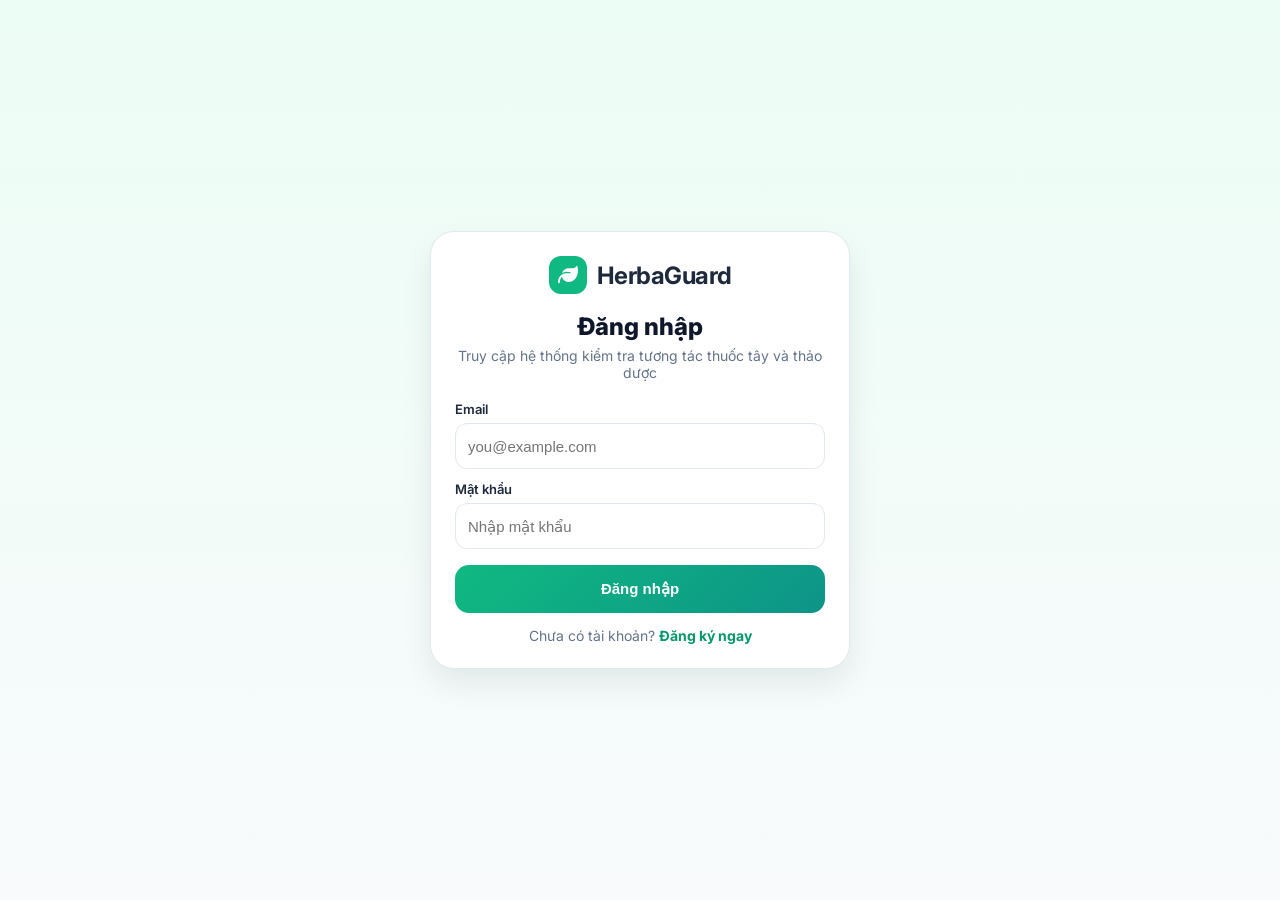
<file: [herbaguard] app/index.html>
<!DOCTYPE html>
<html lang="vi">
<head>
    <meta charset="UTF-8">
    <meta name="viewport" content="width=device-width, initial-scale=1.0, maximum-scale=1.0, user-scalable=no">
    <title>HerbaGuard - Trang Chủ</title>

    <link rel="stylesheet" href="styles.css">
    <link rel="stylesheet" href="https://cdnjs.cloudflare.com/ajax/libs/font-awesome/6.4.0/css/all.min.css">
    <link href="https://fonts.googleapis.com/css2?family=Inter:wght@400;500;600;700&display=swap" rel="stylesheet">
</head>
<body>

    <nav class="top-navbar">
        <div class="nav-container">
            <div class="logo-group" id="nav-logo">
                <div class="logo-icon"><i class="fa-solid fa-leaf"></i></div>
                <span class="logo-text">HerbaGuard</span>
            </div>

            <div class="desktop-menu">
                <a href="index.html" class="active">Trang Chủ</a>
                <a href="check.html">Kiểm Tra Tương Tác</a>
                <a href="medicines.html">Tủ Thuốc</a>
                <a href="chat.html">Trợ Lý AI</a>
            </div>

            <div class="user-group">
                <button class="btn-icon" id="btn-notification" title="Thông báo mới">
                    <i class="fa-regular fa-bell"></i>
                    <span class="notification-dot"></span>
                </button>
                <a href="settings.html">
                    <img src="https://ui-avatars.com/api/?name=User&background=10B981&color=fff" alt="Avatar" class="avatar" id="nav-avatar" style="cursor: pointer;">
                </a>
                <div class="user-info">
                    <p id="greeting-text">Xin chào,</p>
                    <p>Người dùng</p>
                </div>
            </div>
        </div>
    </nav>

    <main class="main-content">

        <div class="hero-camera-action" id="heroCheckAction" role="button" tabindex="0" aria-label="Mở trang kiểm tra tương tác">
            <div class="camera-viewfinder">
                <div class="scan-line"></div>
                <i class="fa-solid fa-camera camera-icon-main"></i>
            </div>
            <h2>Chạm Để Kiểm Tra Tương Tác</h2>
            <p>Nhập thuốc tây và thảo dược để hệ thống đối chiếu tương tác từ cơ sở dữ liệu cục bộ.</p>
        </div>

        <div class="quick-action-row">
            <button class="btn-primary quick-btn" id="btnQuickCheck" type="button">
                <i class="fa-solid fa-shield-virus"></i> Kiểm tra ngay
            </button>
            <button class="btn-primary quick-btn quick-btn-secondary" id="btnQuickChat" data-open-chat="true" type="button">
                <i class="fa-solid fa-comments"></i> Hỏi trợ lý AI
            </button>
        </div>

        <section class="smart-alerts-section">
            <div class="section-header">
                <h3 class="section-title">
                    <i class="fa-solid fa-sparkles" style="color: var(--amber-500);"></i> Cảnh báo của bạn
                </h3>
                <button class="text-link" id="btnRefreshDashboard" type="button">Làm mới</button>
            </div>
            <div id="dashboardError" class="status-message error hidden"></div>
            <div id="dashboardAlerts" class="medicine-list"></div>
        </section>

        <section class="medicine-section">
            <div class="section-header">
                <h2>Lịch Nhắc Sắp Tới</h2>
                <button class="text-link" id="btn-view-all-meds" type="button">Xem tủ thuốc <i class="fa-solid fa-arrow-right"></i></button>
            </div>
            <div id="upcomingReminderList" class="medicine-list"></div>
        </section>

        <section class="medicine-section" style="margin-top: 20px;">
            <div class="section-header">
                <h2>Lịch Sử Kiểm Tra Gần Đây</h2>
                <a href="check.html" class="text-link">Kiểm tra mới <i class="fa-solid fa-arrow-right"></i></a>
            </div>
            <div id="recentCheckList" class="medicine-list"></div>
        </section>

    </main>

    <nav class="bottom-nav">
        <a href="index.html" class="nav-item active">
            <i class="fa-solid fa-house"></i>
            <span>Trang Chủ</span>
        </a>
        <a href="check.html" class="nav-item">
            <i class="fa-solid fa-camera"></i>
            <span>Kiểm Tra</span>
        </a>
        <a href="medicines.html" class="nav-item">
            <i class="fa-solid fa-pills"></i>
            <span>Tủ Thuốc</span>
        </a>
        <a href="settings.html" class="nav-item">
            <i class="fa-regular fa-user"></i>
            <span>Cá Nhân</span>
        </a>
    </nav>

    <script src="api.js"></script>
    <script src="app.js"></script>
    <script src="index.js"></script>
</body>
</html>
</file>
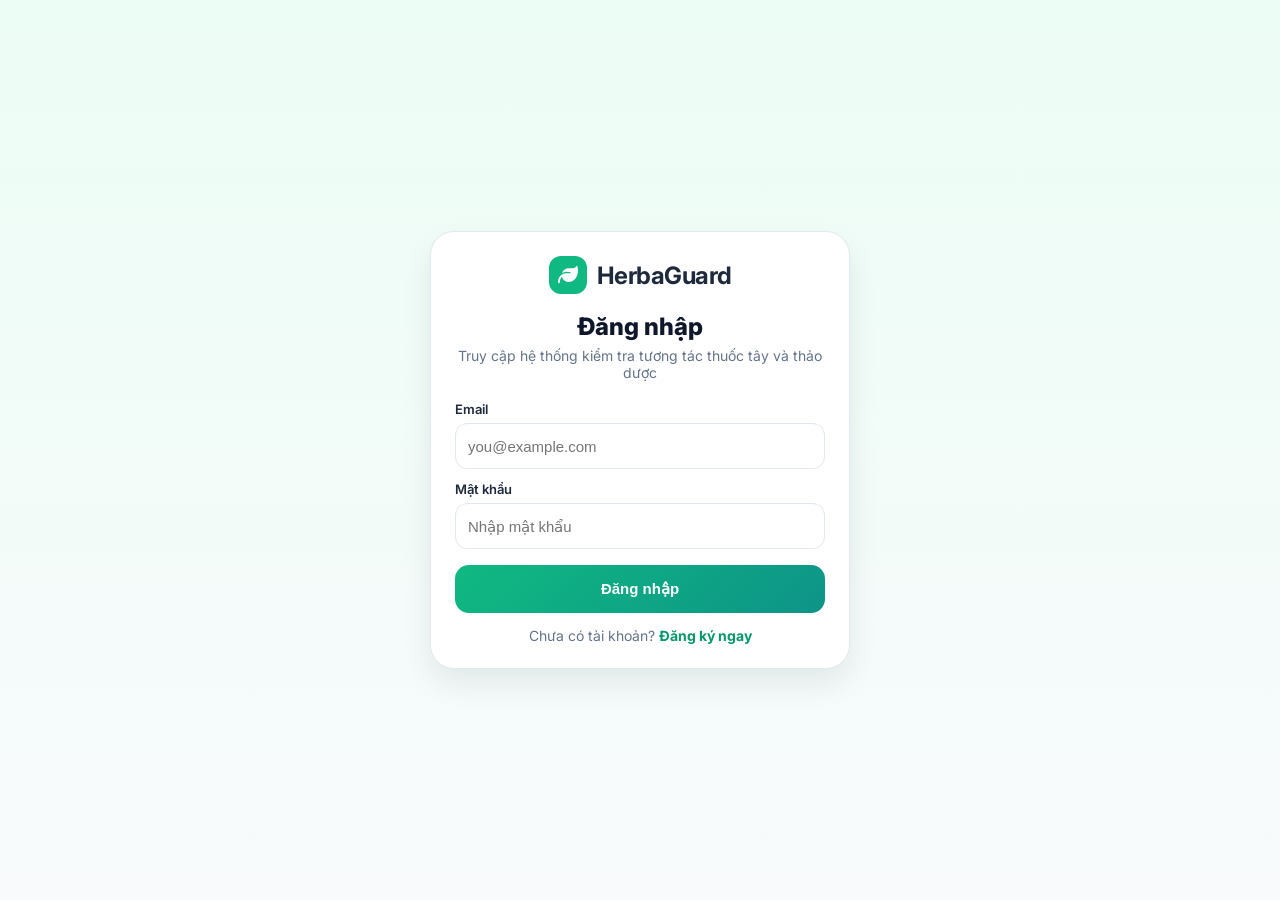
<file: [herbaguard] app/chat.html>
<!DOCTYPE html>
<html lang="vi">
<head>
    <meta charset="UTF-8">
    <meta name="viewport" content="width=device-width, initial-scale=1.0, maximum-scale=1.0, user-scalable=no">
    <title>HerbaGuard - Trợ Lý AI</title>

    <link rel="stylesheet" href="styles.css">
    <link rel="stylesheet" href="chat.css">
    <link rel="stylesheet" href="https://cdnjs.cloudflare.com/ajax/libs/font-awesome/6.4.0/css/all.min.css">
    <link href="https://fonts.googleapis.com/css2?family=Inter:wght@400;500;600;700&display=swap" rel="stylesheet">
</head>
<body>

    <nav class="top-navbar">
        <div class="nav-container">
            <div class="logo-group" id="nav-logo">
                <div class="logo-icon"><i class="fa-solid fa-leaf"></i></div>
                <span class="logo-text">HerbaGuard</span>
            </div>

            <div class="desktop-menu">
                <a href="index.html">Trang Chủ</a>
                <a href="check.html">Kiểm Tra Tương Tác</a>
                <a href="medicines.html">Tủ Thuốc</a>
                <a href="chat.html" class="active">Trợ Lý AI</a>
            </div>

            <div class="user-group">
                <button class="btn-icon" id="btn-notification">
                    <i class="fa-regular fa-bell"></i>
                    <span class="notification-dot"></span>
                </button>
                <a href="settings.html">
                    <img src="https://ui-avatars.com/api/?name=User&background=10B981&color=fff" alt="Avatar" class="avatar" id="nav-avatar" style="cursor: pointer;">
                </a>
                <div class="user-info">
                    <p id="greeting-text">Xin chào,</p>
                    <p>Người dùng</p>
                </div>
            </div>
        </div>
    </nav>

    <main class="main-content chat-layout">
        <section class="chat-card">
            <div class="chat-header">
                <div>
                    <h1>Trợ Lý HerbaGuard AI</h1>
                    <p>Trả lời dựa trên dữ liệu local: thuốc tây, thảo dược và quan hệ tương tác.</p>
                </div>
                <button class="btn-primary btn-light" id="btnClearChat" type="button"><i class="fa-solid fa-rotate-left"></i> Xóa hội thoại</button>
            </div>

            <div class="quick-question-row" id="quickQuestionRow">
                <button class="quick-question" type="button" data-question="Nhân sâm có tương tác với warfarin không?">Nhân sâm + warfarin?</button>
                <button class="quick-question" type="button" data-question="Aspirin có tương tác với nghệ không?">Aspirin + nghệ?</button>
                <button class="quick-question" type="button" data-question="Tại sao nguy hiểm?">Tại sao nguy hiểm?</button>
                <button class="quick-question" type="button" data-question="Tôi nên làm gì?">Tôi nên làm gì?</button>
                <button class="quick-question" type="button" data-question="Gừng là thuốc tây hay thảo dược?">Gừng là loại gì?</button>
            </div>

            <div id="chatLog" class="chat-log"></div>
            <div id="typingIndicator" class="typing-indicator hidden">Trợ lý đang trả lời...</div>

            <form id="chatForm" class="chat-compose" novalidate>
                <textarea id="chatInput" placeholder="Đặt câu hỏi về tương tác thuốc tây và thảo dược..." maxlength="4000"></textarea>
                <button id="btnSendChat" class="btn-primary" type="submit"><i class="fa-solid fa-paper-plane"></i> Gửi</button>
            </form>
        </section>
    </main>

    <nav class="bottom-nav">
        <a href="index.html" class="nav-item">
            <i class="fa-solid fa-house"></i>
            <span>Trang Chủ</span>
        </a>
        <a href="check.html" class="nav-item">
            <i class="fa-solid fa-camera"></i>
            <span>Kiểm Tra</span>
        </a>
        <a href="medicines.html" class="nav-item">
            <i class="fa-solid fa-pills"></i>
            <span>Tủ Thuốc</span>
        </a>
        <a href="settings.html" class="nav-item">
            <i class="fa-regular fa-user"></i>
            <span>Cá Nhân</span>
        </a>
    </nav>

    <script src="api.js"></script>
    <script src="app.js"></script>
    <script src="chat.js"></script>
</body>
</html>
</file>
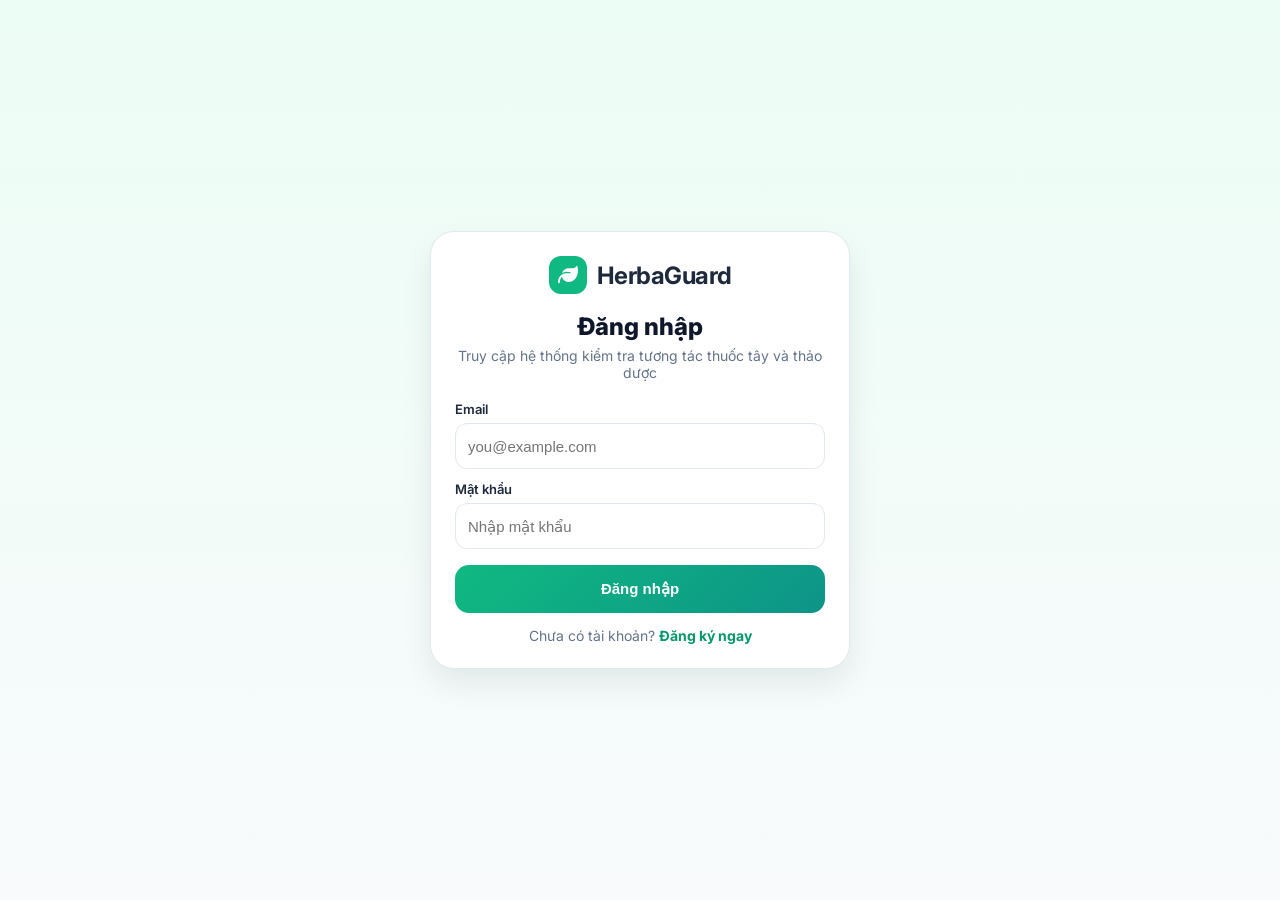
<file: [herbaguard] app/check.html>
<!DOCTYPE html>
<html lang="vi">
<head>
    <meta charset="UTF-8">
    <meta name="viewport" content="width=device-width, initial-scale=1.0, maximum-scale=1.0, user-scalable=no">
    <title>HerbaGuard - Kiểm Tra Tương Tác</title>

    <link rel="stylesheet" href="styles.css">
    <link rel="stylesheet" href="check.css">

    <link rel="stylesheet" href="https://cdnjs.cloudflare.com/ajax/libs/font-awesome/6.4.0/css/all.min.css">
    <link href="https://fonts.googleapis.com/css2?family=Inter:wght@400;500;600;700&display=swap" rel="stylesheet">
</head>
<body>

    <nav class="top-navbar">
        <div class="nav-container">
            <div class="logo-group" id="nav-logo">
                <div class="logo-icon"><i class="fa-solid fa-leaf"></i></div>
                <span class="logo-text">HerbaGuard</span>
            </div>

            <div class="desktop-menu">
                <a href="index.html">Trang Chủ</a>
                <a href="check.html" class="active">Kiểm Tra Tương Tác</a>
                <a href="medicines.html">Tủ Thuốc</a>
                <a href="chat.html">Trợ Lý AI</a>
            </div>

            <div class="user-group">
                <button class="btn-icon" id="btn-notification">
                    <i class="fa-regular fa-bell"></i>
                    <span class="notification-dot"></span>
                </button>
                <a href="settings.html">
                    <img src="https://ui-avatars.com/api/?name=Louis&background=10B981&color=fff" alt="Avatar" class="avatar" id="nav-avatar" style="cursor: pointer;">
                </a>
                <div class="user-info">
                    <p id="greeting-text">Xin chào,</p>
                    <p>Louis Tran</p>
                </div>
            </div>
        </div>
    </nav>

    <main class="main-content">

        <div class="page-header">
            <h1>Kiểm Tra Thuốc Tây Và Thảo Dược</h1>
            <p>Nhập tối thiểu 2 mục để hệ thống đối chiếu tương tác từ cơ sở dữ liệu nội bộ.</p>
        </div>

        <div class="scanner-card">
            <div class="scanner-inner">
                <div class="scanner-icon"><i class="fa-solid fa-camera"></i></div>
                <h3>Quét Ảnh (Tùy Chọn)</h3>
                <p>Tính năng OCR đang được hoàn thiện. Demo hiện tại ưu tiên nhập thủ công để kiểm tra chính xác.</p>
            </div>
        </div>

        <div class="divider">
            <span>Nhập thủ công</span>
        </div>

        <div class="demo-chips-section">
            <p>Thử nhanh:</p>
            <div class="demo-chip-list" id="demoChipList">
                <button class="demo-chip" type="button" data-item="warfarin">warfarin</button>
                <button class="demo-chip" type="button" data-item="nhân sâm">nhân sâm</button>
                <button class="demo-chip" type="button" data-item="aspirin">aspirin</button>
                <button class="demo-chip" type="button" data-item="nghệ">nghệ</button>
                <button class="demo-chip" type="button" data-item="ginkgo">ginkgo</button>
            </div>
        </div>

        <div class="input-group">
            <div class="search-wrapper">
                <i class="fa-solid fa-magnifying-glass search-icon"></i>
                <input type="text" id="medicineInput" placeholder="Nhập tên thuốc tây hoặc thảo dược..." autocomplete="off">
                <button class="btn-voice" type="button" aria-label="Nhập giọng nói (sắp có)"><i class="fa-solid fa-microphone"></i></button>
                <div id="searchSuggestions" class="suggestions hidden"></div>
            </div>
            <button class="btn-primary" id="btnAddMedicine" type="button">Thêm</button>
        </div>

        <div id="apiError" class="api-error hidden"></div>

        <div class="medicine-section">
            <div class="section-header">
                <h3>Mục đang chọn (<span id="medCount">0</span>)</h3>
                <button class="btn-clear text-danger" id="btnClearAll" type="button">Xóa tất cả</button>
            </div>

            <div id="medicineList" class="medicine-list"></div>
        </div>

        <button class="btn-main-action mt-24" id="btnCheckInteraction" type="button">
            <i class="fa-solid fa-shield-virus"></i> KIỂM TRA TƯƠNG TÁC NGAY
        </button>

    </main>

    <div id="loadingOverlay" class="loading-overlay hidden">
        <i class="fa-solid fa-circle-notch fa-spin"></i>
        <h2>Đang phân tích tương tác</h2>
        <p>Đang đối chiếu dữ liệu thuốc tây và thảo dược...</p>
    </div>

    <nav class="bottom-nav">
        <a href="index.html" class="nav-item"><i class="fa-solid fa-house"></i><span>Trang Chủ</span></a>
        <a href="check.html" class="nav-item active"><i class="fa-solid fa-camera"></i><span>Kiểm Tra</span></a>
        <a href="medicines.html" class="nav-item"><i class="fa-solid fa-pills"></i><span>Tủ Thuốc</span></a>
        <a href="settings.html" class="nav-item"><i class="fa-regular fa-user"></i><span>Cá Nhân</span></a>
    </nav>

    <script src="api.js"></script>
    <script src="app.js"></script>
    <script src="check.js"></script>

</body>
</html>
</file>
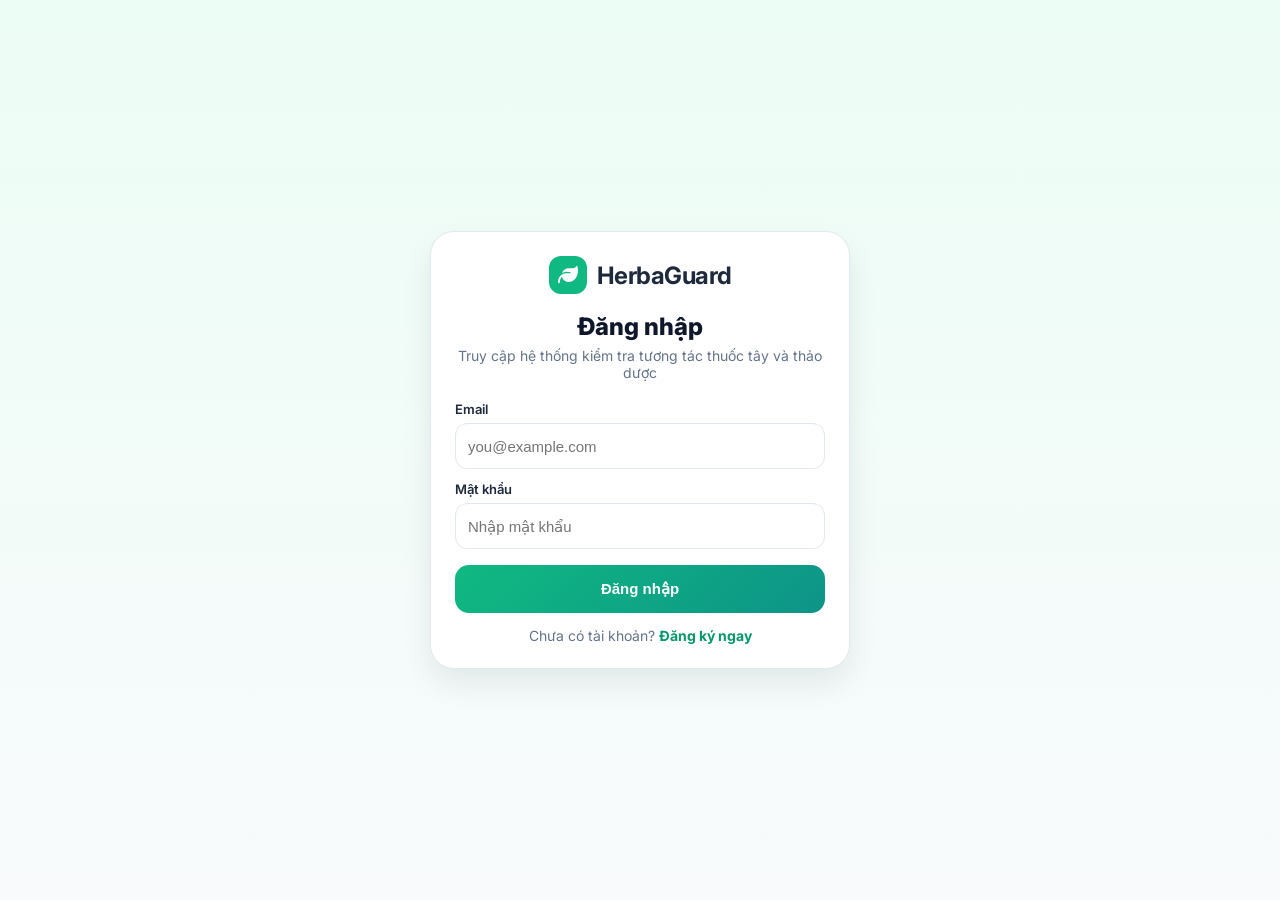
<file: [herbaguard] app/login.html>
<!DOCTYPE html>
<html lang="vi">
<head>
    <meta charset="UTF-8">
    <meta name="viewport" content="width=device-width, initial-scale=1.0, maximum-scale=1.0, user-scalable=no">
    <title>HerbaGuard - Đăng Nhập</title>

    <link rel="stylesheet" href="styles.css">
    <link rel="stylesheet" href="auth.css">
    <link rel="stylesheet" href="https://cdnjs.cloudflare.com/ajax/libs/font-awesome/6.4.0/css/all.min.css">
    <link href="https://fonts.googleapis.com/css2?family=Inter:wght@400;500;600;700&display=swap" rel="stylesheet">
</head>
<body>
    <main class="auth-page">
        <section class="auth-card">
            <div class="auth-logo">
                <div class="logo-icon"><i class="fa-solid fa-leaf"></i></div>
                <span class="logo-text">HerbaGuard</span>
            </div>

            <div class="auth-title">
                <h1>Đăng nhập</h1>
                <p>Truy cập hệ thống kiểm tra tương tác thuốc tây và thảo dược</p>
            </div>

            <form id="loginForm" class="auth-form">
                <div class="auth-field">
                    <label for="email">Email</label>
                    <input id="email" name="email" type="email" required placeholder="you@example.com">
                </div>

                <div class="auth-field">
                    <label for="password">Mật khẩu</label>
                    <input id="password" name="password" type="password" required minlength="6" placeholder="Nhập mật khẩu">
                </div>

                <div id="loginMessage" class="auth-message hidden"></div>

                <button id="loginSubmit" class="auth-submit" type="submit">Đăng nhập</button>
            </form>

            <p class="auth-footer">
                Chưa có tài khoản? <a href="register.html">Đăng ký ngay</a>
            </p>
        </section>
    </main>

    <script src="api.js"></script>
    <script src="app.js"></script>
    <script src="auth.js"></script>
</body>
</html>
</file>
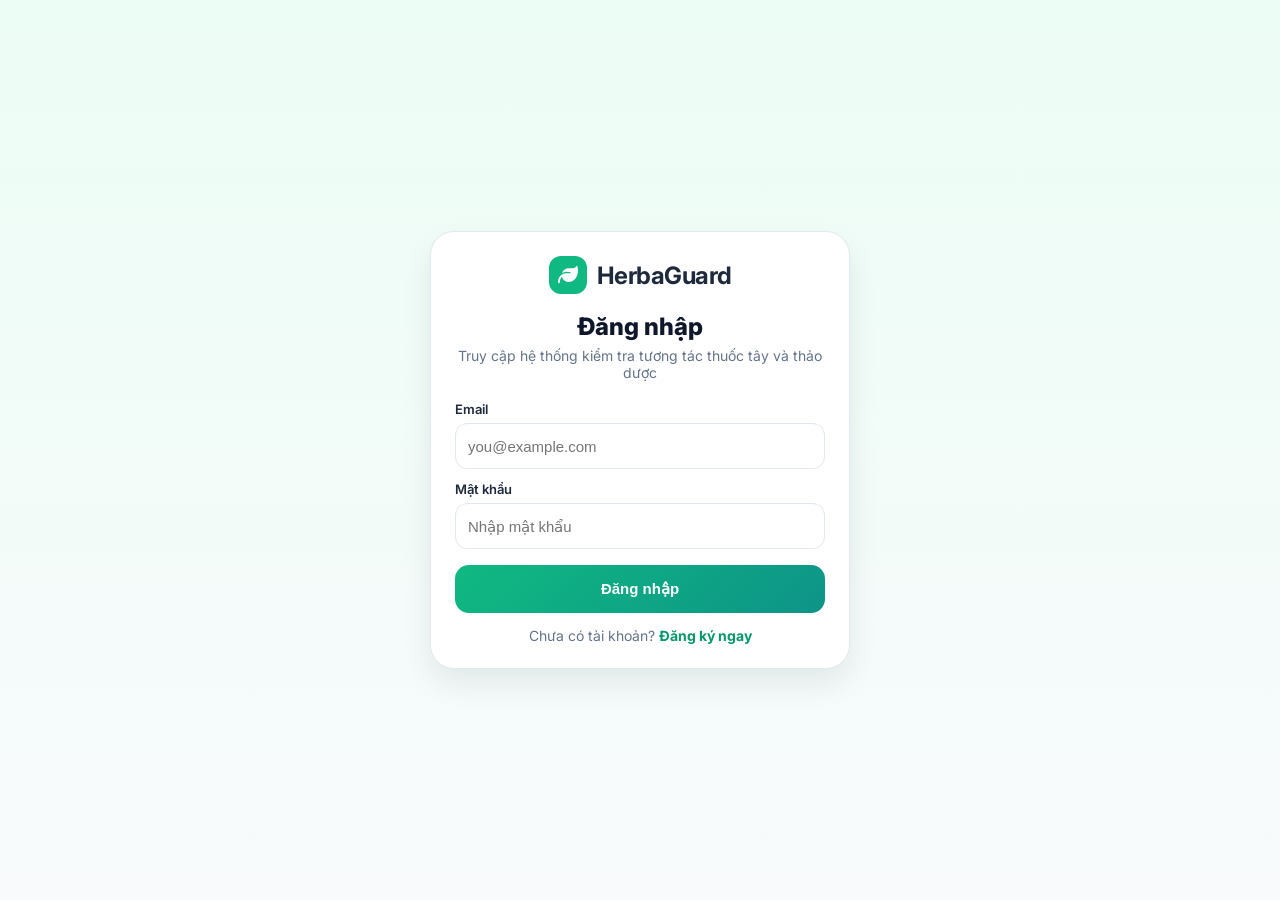
<file: [herbaguard] app/medicines.html>
<!DOCTYPE html>
<html lang="vi">
<head>
    <meta charset="UTF-8">
    <meta name="viewport" content="width=device-width, initial-scale=1.0, maximum-scale=1.0, user-scalable=no">
    <title>HerbaGuard - Tủ Thuốc Của Tôi</title>

    <link rel="stylesheet" href="styles.css">
    <link rel="stylesheet" href="medicines.css">
    <link rel="stylesheet" href="https://cdnjs.cloudflare.com/ajax/libs/font-awesome/6.4.0/css/all.min.css">
    <link href="https://fonts.googleapis.com/css2?family=Inter:wght@400;500;600;700&display=swap" rel="stylesheet">
</head>
<body>

    <nav class="top-navbar">
        <div class="nav-container">
            <div class="logo-group" id="nav-logo">
                <div class="logo-icon"><i class="fa-solid fa-leaf"></i></div>
                <span class="logo-text">HerbaGuard</span>
            </div>

            <div class="desktop-menu">
                <a href="index.html">Trang Chủ</a>
                <a href="check.html">Kiểm Tra Tương Tác</a>
                <a href="medicines.html" class="active">Tủ Thuốc</a>
                <a href="chat.html">Trợ Lý AI</a>
            </div>

            <div class="user-group">
                <button class="btn-icon" id="btn-notification">
                    <i class="fa-regular fa-bell"></i>
                    <span class="notification-dot"></span>
                </button>
                <a href="settings.html">
                    <img src="https://ui-avatars.com/api/?name=User&background=10B981&color=fff" alt="Avatar" class="avatar" id="nav-avatar" style="cursor: pointer;">
                </a>
                <div class="user-info">
                    <p id="greeting-text">Xin chào,</p>
                    <p>Người dùng</p>
                </div>
            </div>
        </div>
    </nav>

    <main class="main-content" style="max-width: 980px;">

        <div class="page-header page-header-row">
            <div>
                <h1>Tủ Thuốc Của Tôi</h1>
                <p>Quản lý thuốc tây, thảo dược và lịch nhắc uống hằng ngày.</p>
            </div>
            <div class="header-actions">
                <button class="btn-primary" id="btnFocusMedicineForm" type="button"><i class="fa-solid fa-plus"></i> Thêm mục mới</button>
                <button class="btn-primary btn-light" id="btnExportMedicinePdf" type="button"><i class="fa-solid fa-file-pdf"></i> Xuất PDF</button>
            </div>
        </div>

        <section class="panel-card" id="medicine-panel">
            <div class="section-header">
                <h3>Thuốc / Thảo dược</h3>
                <span class="muted-text" id="medicineCountBadge">0 mục</span>
            </div>

            <form id="medicineForm" class="entity-form" novalidate>
                <input id="medicineId" type="hidden" value="">
                <div class="form-grid two-col">
                    <label class="field-label" for="medicineName">Tên thuốc hoặc thảo dược *</label>
                    <input class="input-control" id="medicineName" name="medicineName" maxlength="120" required placeholder="Ví dụ: aspirin, nhân sâm">

                    <label class="field-label" for="medicineKind">Loại</label>
                    <select class="input-control" id="medicineKind" name="medicineKind">
                        <option value="unknown">Chưa rõ</option>
                        <option value="drug">Thuốc Tây</option>
                        <option value="herb">Thảo Dược</option>
                    </select>

                    <label class="field-label" for="medicineDosage">Liều dùng</label>
                    <input class="input-control" id="medicineDosage" name="medicineDosage" maxlength="120" placeholder="Ví dụ: 500mg, 1 viên/lần">

                    <label class="field-label" for="medicineStock">Tồn kho</label>
                    <input class="input-control" id="medicineStock" name="medicineStock" type="number" min="0" max="10000" value="0">
                </div>

                <label class="field-label" for="medicineInstructions">Hướng dẫn dùng</label>
                <textarea class="input-control textarea-control" id="medicineInstructions" name="medicineInstructions" maxlength="300" placeholder="Ví dụ: Uống sau ăn sáng"></textarea>

                <div class="form-actions">
                    <button class="btn-primary" id="btnSaveMedicine" type="submit"><i class="fa-solid fa-floppy-disk"></i> Lưu mục</button>
                    <button class="btn-primary btn-light" id="btnCancelMedicineEdit" type="button">Hủy chỉnh sửa</button>
                </div>
                <div id="medicineFormMsg" class="status-message hidden"></div>
            </form>

            <div id="medicineList" class="medicine-list"></div>
        </section>

        <section class="panel-card" style="margin-top: 20px;">
            <div class="section-header">
                <h3>Lịch nhắc uống</h3>
                <span class="muted-text" id="reminderCountBadge">0 lịch</span>
            </div>

            <form id="reminderForm" class="entity-form" novalidate>
                <input id="reminderId" type="hidden" value="">
                <div class="form-grid two-col">
                    <label class="field-label" for="reminderMedicine">Thuốc / Thảo dược *</label>
                    <select class="input-control" id="reminderMedicine" required></select>

                    <label class="field-label" for="reminderTime">Giờ nhắc *</label>
                    <input class="input-control" id="reminderTime" type="time" required>

                    <label class="field-label" for="reminderFrequency">Tần suất</label>
                    <input class="input-control" id="reminderFrequency" maxlength="120" value="Hằng ngày" placeholder="Ví dụ: Ngày 2 lần">

                    <label class="field-label" for="reminderMealNote">Ghi chú bữa ăn</label>
                    <input class="input-control" id="reminderMealNote" maxlength="120" placeholder="Ví dụ: Sau bữa sáng">
                </div>

                <label class="checkbox-row" for="reminderEnabled">
                    <input id="reminderEnabled" type="checkbox" checked>
                    <span>Kích hoạt lịch nhắc này</span>
                </label>

                <div class="form-actions">
                    <button class="btn-primary" id="btnSaveReminder" type="submit"><i class="fa-solid fa-clock"></i> Lưu lịch nhắc</button>
                    <button class="btn-primary btn-light" id="btnCancelReminderEdit" type="button">Hủy chỉnh sửa</button>
                </div>
                <div id="reminderFormMsg" class="status-message hidden"></div>
            </form>

            <div id="reminderList" class="medicine-list"></div>
        </section>

    </main>

    <nav class="bottom-nav">
        <a href="index.html" class="nav-item">
            <i class="fa-solid fa-house"></i>
            <span>Trang Chủ</span>
        </a>
        <a href="check.html" class="nav-item">
            <i class="fa-solid fa-camera"></i>
            <span>Kiểm Tra</span>
        </a>
        <a href="medicines.html" class="nav-item active">
            <i class="fa-solid fa-pills"></i>
            <span>Tủ Thuốc</span>
        </a>
        <a href="settings.html" class="nav-item">
            <i class="fa-regular fa-user"></i>
            <span>Cá Nhân</span>
        </a>
    </nav>

    <script src="api.js"></script>
    <script src="app.js"></script>
    <script src="medicines.js"></script>
</body>
</html>
</file>
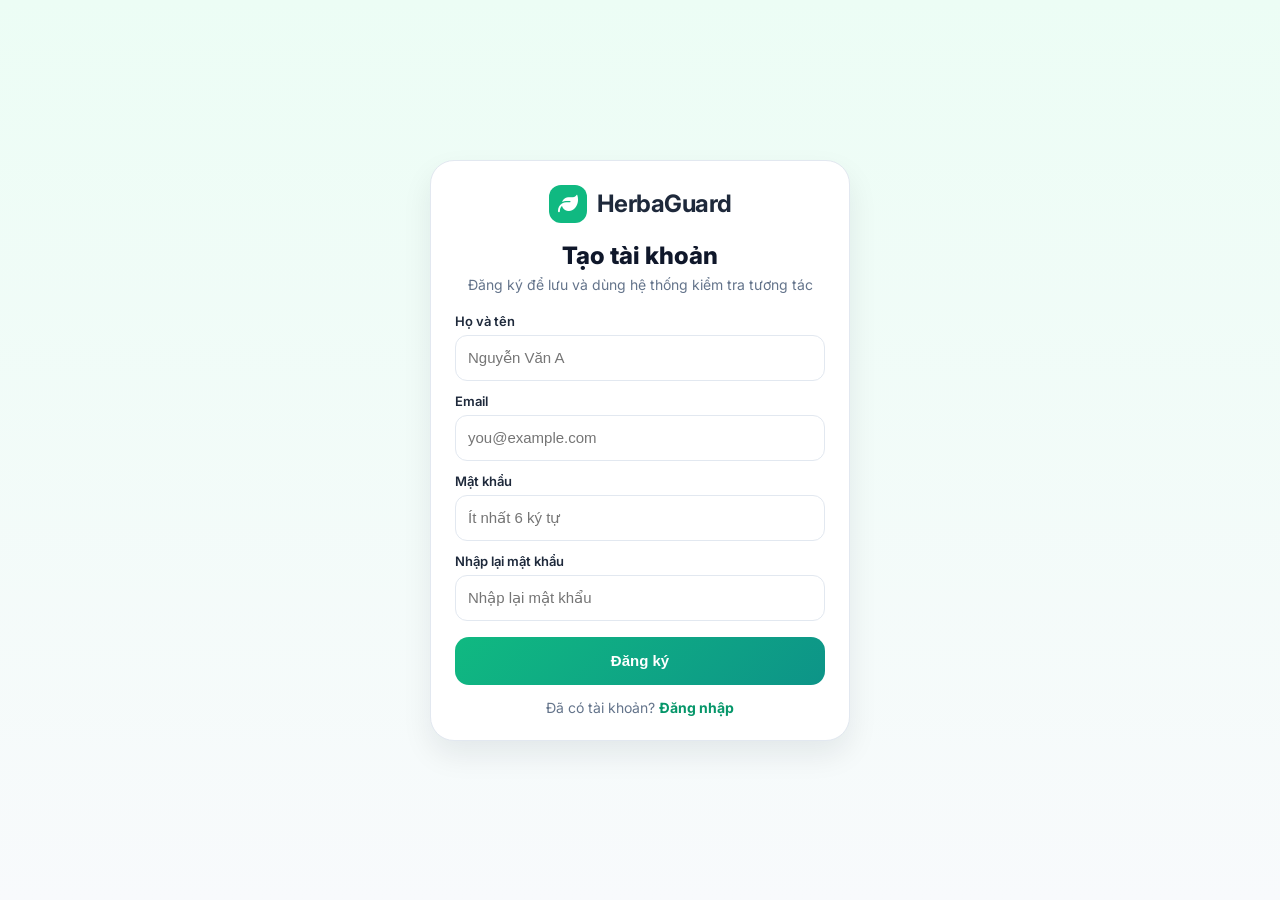
<file: [herbaguard] app/register.html>
<!DOCTYPE html>
<html lang="vi">
<head>
    <meta charset="UTF-8">
    <meta name="viewport" content="width=device-width, initial-scale=1.0, maximum-scale=1.0, user-scalable=no">
    <title>HerbaGuard - Đăng Ký</title>

    <link rel="stylesheet" href="styles.css">
    <link rel="stylesheet" href="auth.css">
    <link rel="stylesheet" href="https://cdnjs.cloudflare.com/ajax/libs/font-awesome/6.4.0/css/all.min.css">
    <link href="https://fonts.googleapis.com/css2?family=Inter:wght@400;500;600;700&display=swap" rel="stylesheet">
</head>
<body>
    <main class="auth-page">
        <section class="auth-card">
            <div class="auth-logo">
                <div class="logo-icon"><i class="fa-solid fa-leaf"></i></div>
                <span class="logo-text">HerbaGuard</span>
            </div>

            <div class="auth-title">
                <h1>Tạo tài khoản</h1>
                <p>Đăng ký để lưu và dùng hệ thống kiểm tra tương tác</p>
            </div>

            <form id="registerForm" class="auth-form">
                <div class="auth-field">
                    <label for="fullName">Họ và tên</label>
                    <input id="fullName" name="fullName" type="text" required minlength="2" placeholder="Nguyễn Văn A">
                </div>

                <div class="auth-field">
                    <label for="email">Email</label>
                    <input id="email" name="email" type="email" required placeholder="you@example.com">
                </div>

                <div class="auth-field">
                    <label for="password">Mật khẩu</label>
                    <input id="password" name="password" type="password" required minlength="6" placeholder="Ít nhất 6 ký tự">
                </div>

                <div class="auth-field">
                    <label for="confirmPassword">Nhập lại mật khẩu</label>
                    <input id="confirmPassword" name="confirmPassword" type="password" required minlength="6" placeholder="Nhập lại mật khẩu">
                </div>

                <div id="registerMessage" class="auth-message hidden"></div>

                <button id="registerSubmit" class="auth-submit" type="submit">Đăng ký</button>
            </form>

            <p class="auth-footer">
                Đã có tài khoản? <a href="login.html">Đăng nhập</a>
            </p>
        </section>
    </main>

    <script src="api.js"></script>
    <script src="app.js"></script>
    <script src="auth.js"></script>
</body>
</html>
</file>
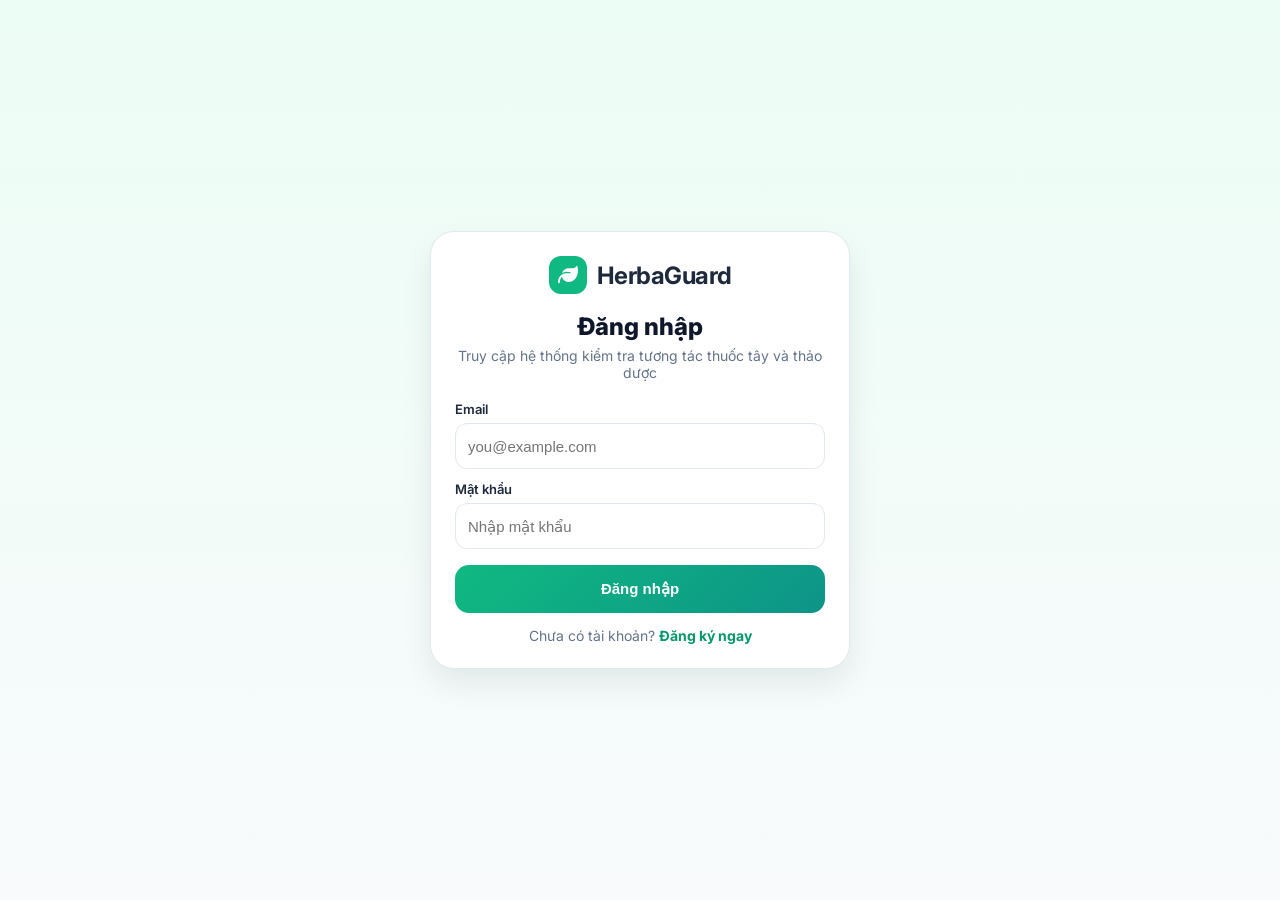
<file: [herbaguard] app/result.html>
<!DOCTYPE html>
<html lang="vi">
<head>
    <meta charset="UTF-8">
    <meta name="viewport" content="width=device-width, initial-scale=1.0, maximum-scale=1.0, user-scalable=no">
    <title>HerbaGuard - Kết Quả Tương Tác</title>

    <link rel="stylesheet" href="styles.css">
    <link rel="stylesheet" href="https://cdnjs.cloudflare.com/ajax/libs/font-awesome/6.4.0/css/all.min.css">
    <link href="https://fonts.googleapis.com/css2?family=Inter:wght@400;500;600;700&display=swap" rel="stylesheet">

    <style>
        .alert-card { border-radius: 24px; padding: 28px 24px; text-align: center; margin-bottom: 24px; color: var(--white); box-shadow: 0 10px 20px -5px rgba(0,0,0,0.1); }
        .alert-card.danger { background: linear-gradient(135deg, var(--red-500), #b91c1c); }
        .alert-card.warning { background: linear-gradient(135deg, var(--amber-500), #b45309); }
        .alert-card.safe { background: linear-gradient(135deg, var(--emerald-500), var(--teal-600)); }

        .alert-icon { font-size: 56px; margin-bottom: 12px; }
        .alert-card h2 { font-size: 26px; font-weight: 800; margin-bottom: 8px; }
        .alert-card p { font-size: 15px; opacity: 0.95; line-height: 1.5; }

        .details-box { background: var(--white); border-radius: 20px; padding: 20px; border: 1px solid var(--slate-200); margin-bottom: 20px; }
        .details-box h3 { font-size: 17px; font-weight: 700; margin-bottom: 10px; color: var(--slate-800); }
        .details-box p { font-size: 15px; color: var(--slate-600); line-height: 1.6; }

        .type-badge { font-size: 11px; font-weight: 700; border-radius: 999px; padding: 4px 8px; display: inline-flex; align-items: center; }
        .type-badge.drug { background: var(--blue-50); color: var(--blue-500); }
        .type-badge.herb { background: var(--emerald-50); color: var(--emerald-700); }

        .severity-tag { font-size: 11px; font-weight: 700; border-radius: 999px; padding: 4px 10px; display: inline-flex; align-items: center; }
        .severity-tag.high { color: var(--red-600); background: var(--red-50); }
        .severity-tag.medium { color: #b45309; background: var(--amber-50); }

        .pair-header { display: flex; align-items: center; justify-content: space-between; gap: 12px; margin-bottom: 10px; flex-wrap: wrap; }
        .pair-header h3 { margin: 0; font-size: 16px; color: var(--slate-800); }

        .bullet-list { margin: 8px 0 0 18px; color: var(--slate-600); }
        .bullet-list li { margin-bottom: 6px; }

        .action-group { display: flex; gap: 10px; margin-top: 24px; flex-wrap: wrap; }
        .btn-outline { border: 2px solid var(--slate-300); color: var(--slate-700); background: var(--white); border-radius: 16px; padding: 12px 16px; font-weight: 700; font-size: 14px; cursor: pointer; display: flex; align-items: center; justify-content: center; gap: 8px; flex: 1; min-width: 180px; transition: all 0.2s; }
        .btn-outline:hover { background: var(--slate-50); }

        .empty-placeholder { color: var(--slate-500); font-size: 14px; text-align: center; padding: 12px; }

        .hidden { display: none !important; }
        @media (max-width: 640px) { .action-group { flex-direction: column; } }
        @media print {
            .top-navbar,
            .action-group,
            #btnShareTop {
                display: none !important;
            }
            body {
                padding-bottom: 0;
                background: #fff;
            }
            .main-content {
                padding: 0 !important;
            }
            .details-box,
            .alert-card {
                box-shadow: none !important;
                border: 1px solid #ddd;
            }
        }
    </style>
</head>
<body>

    <nav class="top-navbar">
        <div class="nav-container">
            <div class="logo-group" onclick="window.location.href='check.html'">
                <button class="btn-icon" style="margin-right: 8px; color: var(--slate-800);"><i class="fa-solid fa-arrow-left"></i></button>
                <span class="logo-text">Kết Quả Phân Tích</span>
            </div>

            <div class="user-group">
                <button id="btnShareTop" class="btn-icon" title="Chia sẻ kết quả">
                    <i class="fa-solid fa-share-nodes"></i>
                </button>
            </div>
        </div>
    </nav>

    <main class="main-content" style="max-width: 860px;">

        <div id="alertCard" class="alert-card safe">
            <div class="alert-icon" id="alertIcon"><i class="fa-solid fa-circle-check"></i></div>
            <h2 id="alertTitle">ĐANG TẢI KẾT QUẢ</h2>
            <p id="alertMessage">Đang lấy dữ liệu phân tích...</p>
            <p id="alertRecommendation" style="margin-top: 10px; font-weight: 600;"></p>
        </div>

        <div class="medicine-section">
            <h3 style="font-size: 16px; font-weight: 700; margin-bottom: 12px; color: var(--slate-500); text-transform: uppercase;">Mục đã phân tích</h3>
            <div id="resolvedList" class="medicine-list"></div>
        </div>

        <div id="unresolvedBox" class="details-box hidden">
            <h3>Không nhận diện được</h3>
            <p>Một số mục chưa khớp trong cơ sở dữ liệu. Bạn có thể thử nhập lại đúng tên hoạt chất hoặc tên thảo dược phổ biến.</p>
            <ul id="unresolvedList" class="bullet-list"></ul>
        </div>

        <div id="pairContainer"></div>

        <div id="safeState" class="details-box hidden">
            <h3>Không tìm thấy cặp tương tác trong dữ liệu</h3>
            <p>Chưa ghi nhận tương tác giữa các cặp thuốc tây và thảo dược đã nhận diện.</p>
        </div>

        <div class="action-group">
            <button id="btnRecheck" class="btn-outline" type="button">
                <i class="fa-solid fa-rotate-left"></i> Kiểm tra lại
            </button>
            <button id="btnShare" class="btn-outline" type="button">
                <i class="fa-solid fa-share-nodes"></i> Chia sẻ
            </button>
            <button id="btnExportPdf" class="btn-outline" type="button">
                <i class="fa-solid fa-file-pdf"></i> Xuất PDF
            </button>
            <button id="btnAskChat" class="btn-outline" type="button">
                <i class="fa-solid fa-comments"></i> Hỏi Trợ Lý AI
            </button>
        </div>

    </main>

    <script src="api.js"></script>
    <script src="app.js"></script>
    <script src="result.js"></script>
</body>
</html>
</file>
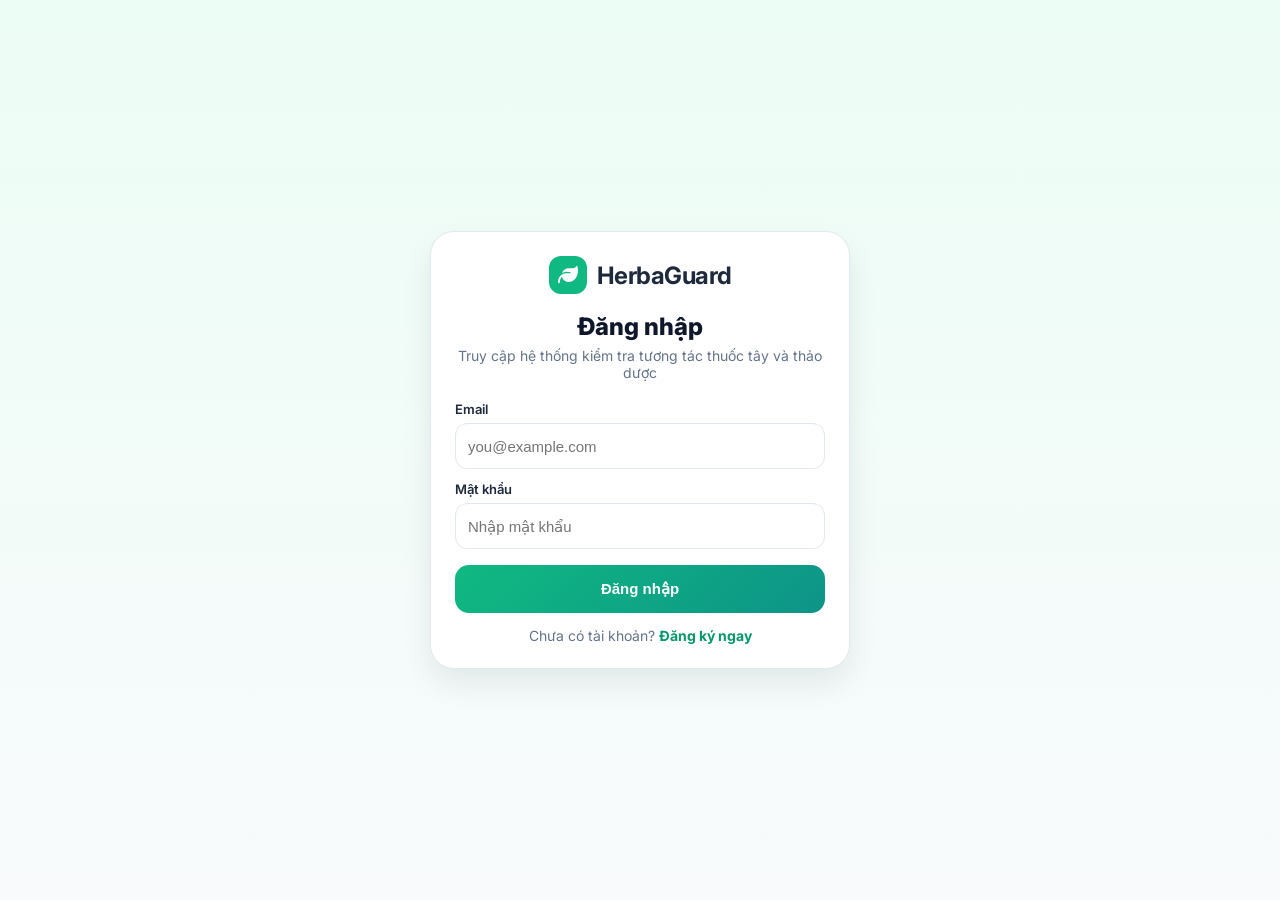
<file: [herbaguard] app/settings.html>
<!DOCTYPE html>
<html lang="vi">
<head>
    <meta charset="UTF-8">
    <meta name="viewport" content="width=device-width, initial-scale=1.0, maximum-scale=1.0, user-scalable=no">
    <title>HerbaGuard - Cài Đặt</title>

    <link rel="stylesheet" href="styles.css">
    <link rel="stylesheet" href="settings.css">
    <link rel="stylesheet" href="https://cdnjs.cloudflare.com/ajax/libs/font-awesome/6.4.0/css/all.min.css">
    <link href="https://fonts.googleapis.com/css2?family=Inter:wght@400;500;600;700&display=swap" rel="stylesheet">
</head>
<body>

    <nav class="top-navbar">
        <div class="nav-container">
            <div class="logo-group" id="nav-logo">
                <div class="logo-icon"><i class="fa-solid fa-leaf"></i></div>
                <span class="logo-text">HerbaGuard</span>
            </div>

            <div class="desktop-menu">
                <a href="index.html">Trang Chủ</a>
                <a href="check.html">Kiểm Tra Tương Tác</a>
                <a href="medicines.html">Tủ Thuốc</a>
                <a href="chat.html">Trợ Lý AI</a>
            </div>

            <div class="user-group">
                <button class="btn-icon" id="btn-notification">
                    <i class="fa-regular fa-bell"></i>
                    <span class="notification-dot"></span>
                </button>
                <img src="https://ui-avatars.com/api/?name=User&background=10B981&color=fff" alt="Avatar" class="avatar" id="nav-avatar" style="cursor: pointer;">
                <div class="user-info">
                    <p id="greeting-text">Xin chào,</p>
                    <p>Người dùng</p>
                </div>
            </div>
        </div>
    </nav>

    <main class="main-content" style="max-width: 720px;">

        <section class="profile-card">
            <img id="profile-avatar" src="https://ui-avatars.com/api/?name=User&background=10B981&color=fff" alt="Avatar" class="profile-avatar">
            <div class="profile-content">
                <h2 id="profile-name">Người dùng</h2>
                <p id="profile-email">user@example.com</p>
                <span class="profile-badge">Tài khoản đăng nhập cục bộ</span>
            </div>
        </section>

        <h3 class="settings-heading">Tùy chỉnh trải nghiệm</h3>

        <section class="settings-card">
            <label class="settings-row" for="toggleVoice">
                <span class="settings-meta">
                    <span class="icon-box" style="background: var(--amber-50); color: var(--amber-500);"><i class="fa-solid fa-volume-high"></i></span>
                    <span>
                        <strong>Đọc bằng giọng nói</strong>
                        <small>Bật đọc tóm tắt kết quả tương tác</small>
                    </span>
                </span>
                <input id="toggleVoice" type="checkbox">
            </label>

            <label class="settings-row" for="toggleLargeText">
                <span class="settings-meta">
                    <span class="icon-box" style="background: var(--blue-50); color: var(--blue-500);"><i class="fa-solid fa-text-height"></i></span>
                    <span>
                        <strong>Cỡ chữ lớn</strong>
                        <small>Tăng khả năng đọc cho người cao tuổi</small>
                    </span>
                </span>
                <input id="toggleLargeText" type="checkbox">
            </label>

            <label class="settings-row" for="selectTheme">
                <span class="settings-meta">
                    <span class="icon-box" style="background: var(--emerald-50); color: var(--emerald-600);"><i class="fa-solid fa-circle-half-stroke"></i></span>
                    <span>
                        <strong>Chế độ giao diện</strong>
                        <small>Light/Dark mode</small>
                    </span>
                </span>
                <select id="selectTheme" class="input-control compact-select">
                    <option value="light">Sáng</option>
                    <option value="dark">Tối</option>
                </select>
            </label>

            <label class="settings-row" for="toggleNotifications">
                <span class="settings-meta">
                    <span class="icon-box" style="background: var(--slate-100); color: var(--slate-600);"><i class="fa-regular fa-bell"></i></span>
                    <span>
                        <strong>Thông báo trình duyệt</strong>
                        <small>Nhận nhắc lịch uống thuốc trên trình duyệt</small>
                    </span>
                </span>
                <input id="toggleNotifications" type="checkbox">
            </label>

            <div class="settings-actions">
                <button class="btn-primary" id="btnSaveSettings" type="button"><i class="fa-solid fa-floppy-disk"></i> Lưu cài đặt</button>
                <button class="btn-primary btn-light" id="btnTestVoice" type="button"><i class="fa-solid fa-play"></i> Nghe thử giọng đọc</button>
            </div>
            <div id="settingsMessage" class="status-message hidden"></div>
        </section>

        <h3 class="settings-heading">Hỗ trợ</h3>

        <section class="settings-card">
            <button class="link-row" id="btnGuideVideo" type="button">
                <span class="settings-meta">
                    <span class="icon-box" style="background: var(--emerald-50); color: var(--emerald-600);"><i class="fa-solid fa-circle-play"></i></span>
                    <span>
                        <strong>Video hướng dẫn sử dụng</strong>
                        <small>Mở hướng dẫn nhanh 5 bước demo</small>
                    </span>
                </span>
                <i class="fa-solid fa-chevron-right"></i>
            </button>

            <a class="link-row" id="btnSupport" href="mailto:support@herbaguard.local?subject=Ho%20tro%20HerbaGuard">
                <span class="settings-meta">
                    <span class="icon-box" style="background: var(--slate-100); color: var(--slate-600);"><i class="fa-solid fa-headset"></i></span>
                    <span>
                        <strong>Liên hệ CSKH / Bác sĩ</strong>
                        <small>Email hỗ trợ: support@herbaguard.local</small>
                    </span>
                </span>
                <i class="fa-solid fa-chevron-right"></i>
            </a>

            <button id="btn-logout" class="link-row logout-row" type="button">
                <span class="settings-meta">
                    <span class="icon-box" style="background: var(--red-50); color: var(--red-500);"><i class="fa-solid fa-arrow-right-from-bracket"></i></span>
                    <span>
                        <strong>Đăng xuất</strong>
                        <small>Kết thúc phiên đăng nhập hiện tại</small>
                    </span>
                </span>
                <i class="fa-solid fa-chevron-right"></i>
            </button>
        </section>

    </main>

    <dialog id="guideDialog" class="guide-dialog">
        <h3>Hướng dẫn nhanh</h3>
        <ol>
            <li>Mở <strong>Kiểm Tra Tương Tác</strong> và nhập tối thiểu 2 mục.</li>
            <li>Nhấn <strong>Kiểm tra tương tác ngay</strong> để phân tích.</li>
            <li>Xem kết quả, cơ chế, hậu quả và khuyến nghị.</li>
            <li>Nhấn <strong>Hỏi Trợ Lý AI</strong> để hỏi thêm theo dữ liệu local.</li>
            <li>Quản lý thuốc và lịch nhắc trong <strong>Tủ Thuốc</strong>.</li>
        </ol>
        <div class="guide-actions">
            <button id="btnCloseGuide" class="btn-primary" type="button">Đóng</button>
        </div>
    </dialog>

    <nav class="bottom-nav">
        <a href="index.html" class="nav-item">
            <i class="fa-solid fa-house"></i>
            <span>Trang Chủ</span>
        </a>
        <a href="check.html" class="nav-item">
            <i class="fa-solid fa-camera"></i>
            <span>Kiểm Tra</span>
        </a>
        <a href="medicines.html" class="nav-item">
            <i class="fa-solid fa-pills"></i>
            <span>Tủ Thuốc</span>
        </a>
        <a href="settings.html" class="nav-item active">
            <i class="fa-regular fa-user"></i>
            <span>Cá Nhân</span>
        </a>
    </nav>

    <script src="api.js"></script>
    <script src="app.js"></script>
    <script src="settings.js"></script>
</body>
</html>
</file>
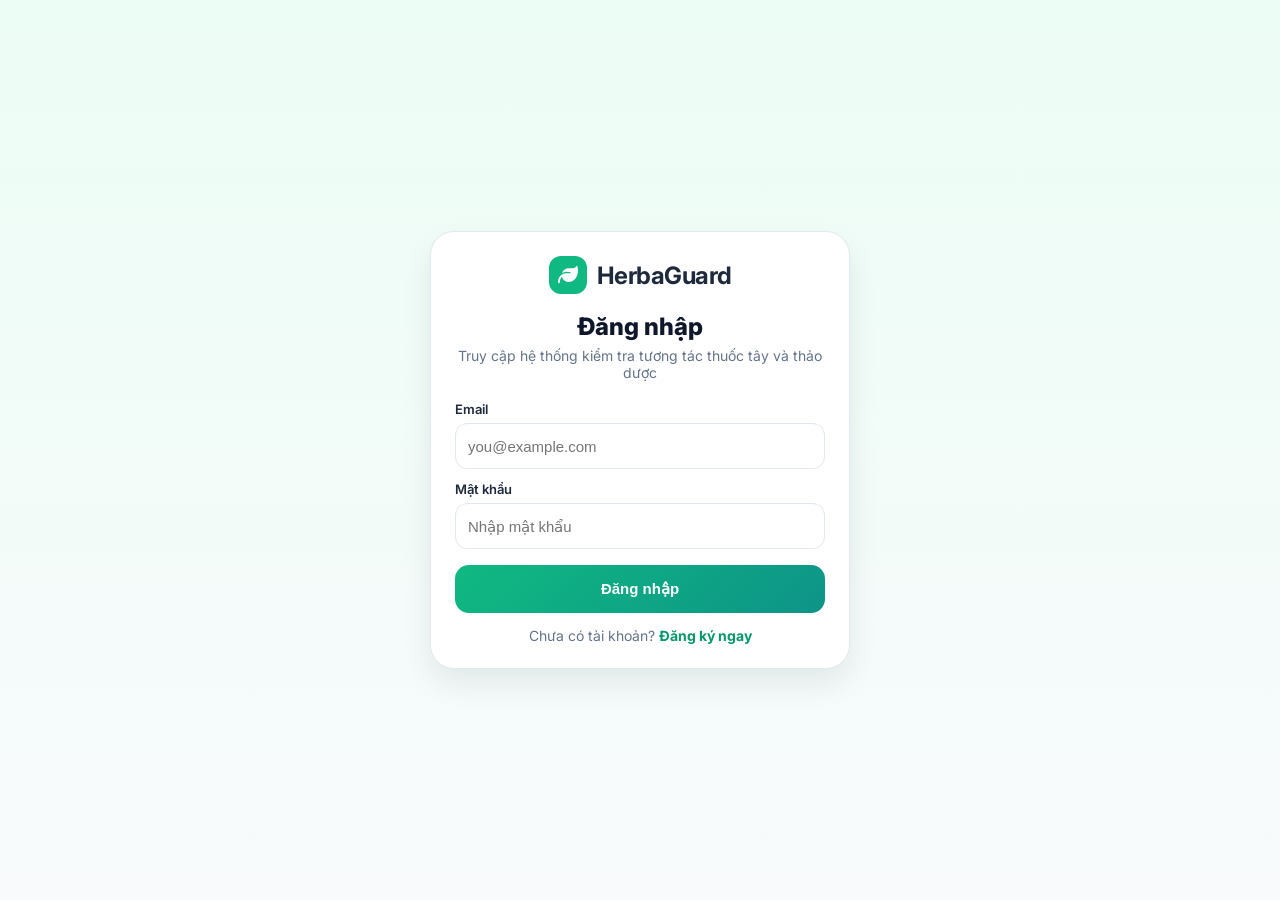
<file: frontend/chat.html>
<!DOCTYPE html>
<html lang="vi">
<head>
    <meta charset="UTF-8">
    <meta name="viewport" content="width=device-width, initial-scale=1.0, maximum-scale=1.0, user-scalable=no">
    <title>HerbaGuard - Trợ Lý AI</title>

    <link rel="stylesheet" href="styles.css">
    <link rel="stylesheet" href="chat.css">
    <link rel="stylesheet" href="https://cdnjs.cloudflare.com/ajax/libs/font-awesome/6.4.0/css/all.min.css">
    <link href="https://fonts.googleapis.com/css2?family=Inter:wght@400;500;600;700&display=swap" rel="stylesheet">
</head>
<body>

    <nav class="top-navbar">
        <div class="nav-container">
            <div class="logo-group" id="nav-logo">
                <div class="logo-icon"><i class="fa-solid fa-leaf"></i></div>
                <span class="logo-text">HerbaGuard</span>
            </div>

            <div class="desktop-menu">
                <a href="index.html">Trang Chủ</a>
                <a href="check.html">Kiểm Tra Tương Tác</a>
                <a href="medicines.html">Tủ Thuốc</a>
                <a href="chat.html" class="active">Trợ Lý AI</a>
            </div>

            <div class="user-group">
                <button class="btn-icon" id="btn-notification">
                    <i class="fa-regular fa-bell"></i>
                    <span class="notification-dot"></span>
                </button>
                <a href="settings.html">
                    <img src="https://ui-avatars.com/api/?name=User&background=10B981&color=fff" alt="Avatar" class="avatar" id="nav-avatar" style="cursor: pointer;">
                </a>
                <div class="user-info">
                    <p id="greeting-text">Xin chào,</p>
                    <p>Người dùng</p>
                </div>
            </div>
        </div>
    </nav>

    <main class="main-content chat-layout">
        <section class="chat-card" aria-label="Trợ lý HerbaGuard AI">
            <div class="chat-header">
                <div>
                    <h1>Trợ Lý HerbaGuard AI</h1>
                    <p>Trả lời dựa trên dữ liệu local: thuốc tây, thảo dược và quan hệ tương tác.</p>
                </div>
                <button class="btn-primary btn-light" id="btnClearChat" type="button"><i class="fa-solid fa-rotate-left"></i> Xóa hội thoại</button>
            </div>

            <div class="quick-question-row" id="quickQuestionRow">
                <button class="quick-question" type="button" data-question="Nhân sâm có tương tác với warfarin không?">Nhân sâm + warfarin?</button>
                <button class="quick-question" type="button" data-question="Aspirin có tương tác với nghệ không?">Aspirin + nghệ?</button>
                <button class="quick-question" type="button" data-question="Tại sao nguy hiểm?">Tại sao nguy hiểm?</button>
                <button class="quick-question" type="button" data-question="Tôi nên làm gì?">Tôi nên làm gì?</button>
                <button class="quick-question" type="button" data-question="Gừng là thuốc tây hay thảo dược?">Gừng là loại gì?</button>
            </div>

            <div class="chat-log-shell">
                <div id="chatLog" class="chat-log" aria-live="polite" aria-label="Lịch sử hội thoại"></div>
                <div id="typingIndicator" class="typing-indicator hidden">Trợ lý đang phân tích câu hỏi...</div>
            </div>

            <form id="chatForm" class="chat-compose" novalidate>
                <textarea id="chatInput" placeholder="Đặt câu hỏi về tương tác thuốc tây và thảo dược..." maxlength="4000"></textarea>
                <button id="btnSendChat" class="btn-primary" type="submit"><i class="fa-solid fa-paper-plane"></i> Gửi</button>
            </form>
        </section>
    </main>

    <nav class="bottom-nav">
        <a href="index.html" class="nav-item">
            <i class="fa-solid fa-house"></i>
            <span>Trang Chủ</span>
        </a>
        <a href="check.html" class="nav-item">
            <i class="fa-solid fa-camera"></i>
            <span>Kiểm Tra</span>
        </a>
        <a href="medicines.html" class="nav-item">
            <i class="fa-solid fa-pills"></i>
            <span>Tủ Thuốc</span>
        </a>
        <a href="settings.html" class="nav-item">
            <i class="fa-regular fa-user"></i>
            <span>Cá Nhân</span>
        </a>
    </nav>

    <script src="api.js"></script>
    <script src="app.js"></script>
    <script src="chat.js"></script>
</body>
</html>
</file>
<file: [herbaguard] app/styles.css>
/* =========================================================
   HERBAGUARD WEB APP - BẢNG KIỂU CHÍNH (MAIN STYLESHEET)
   ========================================================= */

/* ===== 1. BIẾN MÀU SẮC (CSS VARIABLES) ===== */
:root {
    /* Tông màu chính (Primary) - Xanh Ngọc/Emerald */
    --emerald-50: #ecfdf5;
    --emerald-100: #d1fae5;
    --emerald-200: #a7f3d0;
    --emerald-300: #6ee7b7;
    --emerald-500: #10b981;
    --emerald-600: #059669;
    --emerald-700: #047857;
    --teal-600: #0d9488;
    
    /* Tông màu xám (Neutral) - Slate */
    --slate-50: #f8fafc;
    --slate-100: #f1f5f9;
    --slate-200: #e2e8f0;
    --slate-300: #cbd5e1;
    --slate-400: #94a3b8;
    --slate-500: #64748b;
    --slate-800: #1e293b;
    --slate-900: #0f172a;
    
    /* Màu cảnh báo/Chức năng (Semantic) */
    --red-50: #fef2f2;
    --red-100: #fee2e2;
    --red-500: #ef4444;
    --red-600: #dc2626;
    --blue-50: #eff6ff;
    --blue-500: #3b82f6;
    --amber-50: #fffbeb;
    --amber-500: #f59e0b;
    --white: #ffffff;
}

/* ===== 2. THIẾT LẬP CƠ BẢN (RESET & BASE) ===== */
* { box-sizing: border-box; margin: 0; padding: 0; }
body { 
    font-family: 'Inter', sans-serif; 
    background-color: var(--slate-50); 
    color: var(--slate-800);
    -webkit-tap-highlight-color: transparent;
    padding-bottom: 80px; /* Chừa chỗ cho Bottom Nav trên Mobile */
}
::-webkit-scrollbar { width: 0px; background: transparent; }

/* ===== 3. THANH ĐIỀU HƯỚNG TRÊN CÙNG (TOP NAVBAR) ===== */
.top-navbar { background: var(--white); box-shadow: 0 1px 2px rgba(0,0,0,0.05); position: sticky; top: 0; z-index: 40; }
.nav-container { max-width: 1280px; margin: 0 auto; padding: 0 16px; display: flex; justify-content: space-between; align-items: center; height: 64px; }
.logo-group { display: flex; align-items: center; gap: 8px; cursor: pointer; }
.logo-icon { width: 32px; height: 32px; background: var(--emerald-500); border-radius: 8px; color: var(--white) ; display: flex; align-items: center; justify-content: center; font-size: 18px; }
.logo-text { font-size: 20px; font-weight: 700; letter-spacing: -0.5px;}

.desktop-menu { display: none; gap: 32px; }
.desktop-menu a { text-decoration: none; color: var(--slate-500); font-weight: 500; transition: color 0.2s; padding-bottom: 4px; border-bottom: 2px solid transparent; }
.desktop-menu a:hover { color: var(--emerald-500); }
.desktop-menu a.active { color: var(--emerald-600); font-weight: 600; border-color: var(--emerald-600); }

.user-group { display: flex; align-items: center; gap: 16px; }
.btn-icon { background: none; border: none; color: var(--slate-400); font-size: 20px; cursor: pointer; position: relative;}
.btn-icon:hover { color: var(--emerald-500); }
.notification-dot { position: absolute; top: -2px; right: -2px; width: 10px; height: 10px; background: var(--red-500); border-radius: 50%; border: 2px solid var(--white);}
.avatar { width: 36px; height: 36px; border-radius: 50%; border: 1px solid var(--slate-200); }
.user-info { display: none; text-align: left; padding-left: 12px; border-left: 1px solid var(--slate-200); }
.user-info p:first-child { font-size: 12px; color: var(--slate-500); font-weight: 500; margin-bottom: 2px; }
.user-info p:last-child { font-size: 14px; font-weight: 700; color: var(--slate-800); }

/* ===== 4. LAYOUT CHÍNH (MAIN LAYOUT) ===== */
.main-content { max-width: 1280px; margin: 0 auto; padding: 24px 16px; }
.page-header { text-align: center; margin-bottom: 24px; }
.page-header h1 { font-size: 24px; font-weight: 700; margin-bottom: 8px; }
.page-header p { color: var(--slate-500); font-size: 14px; }

/* ===== 5. COMPONENT: HERO BANNER (Dùng ở Trang Chủ) ===== */
.hero-camera-action { background: var(--white); border-radius: 32px; padding: 48px 24px; text-align: center; border: 2px dashed var(--emerald-300); box-shadow: 0 20px 25px -5px rgba(16, 185, 129, 0.1); margin-bottom: 32px; cursor: pointer; transition: all 0.3s ease; position: relative; overflow: hidden;}

.hero-camera-action:hover { background: var(--emerald-50); border-color: var(--emerald-500); transform: translateY(-4px); box-shadow: 0 25px 30px -5px rgba(16, 185, 129, 0.2);}

.camera-viewfinder {width: 120px; height: 120px; background: linear-gradient(135deg, var(--emerald-500), var(--teal-600)); border-radius: 32px; margin: 0 auto 24px auto;display: flex;align-items: center;justify-content: center;position: relative;box-shadow: 0 10px 15px -3px rgba(16, 185, 129, 0.4);overflow: hidden;}

.camera-icon-main { font-size: 48px; color: var(--white); z-index: 2;}

/* Hiệu ứng tia laser quét */
.scan-line { position: absolute; top: 0; left: 0; width: 100%; height: 3px; background: rgba(255, 255, 255, 0.9); box-shadow: 0 0 12px 2px rgba(255, 255, 255, 0.8); animation: scan-move 2.5s infinite ease-in-out; z-index: 1;}

@keyframes scan-move {
    0% { top: 5%; opacity: 0; }
    15% { opacity: 1; }
    85% { opacity: 1; }
    100% { top: 95%; opacity: 0; }
}
.hero-camera-action h2 { font-size: 26px; font-weight: 800; color: var(--slate-800); margin-bottom: 12px;}

.hero-camera-action p { font-size: 16px; color: var(--slate-500); max-width: 450px; margin: 0 auto; line-height: 1.6; }
/* ===== COMPONENT: SMART ALERTS (BẢNG TIN AI) ===== */
.smart-alerts-section {
    margin-bottom: 32px;
}

.alert-box {
    display: flex;
    align-items: center;
    gap: 16px;
    padding: 16px;
    border-radius: 20px;
    margin-bottom: 12px;
    box-shadow: 0 1px 3px rgba(0,0,0,0.05);
}

/* Biến thể màu Vàng (Cảnh báo nhẹ) */
.alert-box.warning {
    background: var(--amber-50);
    border: 1px solid var(--amber-100);
}
.alert-box.warning .alert-icon {
    color: var(--amber-500);
    background: var(--white);
    width: 40px; height: 40px; border-radius: 12px;
    display: flex; align-items: center; justify-content: center; font-size: 20px;
}

/* Biến thể màu Xanh (Thông tin hữu ích) */
.alert-box.info {
    background: var(--blue-50);
    border: 1px solid var(--blue-100);
}
.alert-box.info .alert-icon {
    color: var(--blue-500);
    background: var(--white);
    width: 40px; height: 40px; border-radius: 12px;
    display: flex; align-items: center; justify-content: center; font-size: 20px;
}

/* Phần nội dung chữ */
.alert-content {
    flex-grow: 1; /* Cực kỳ quan trọng */
}
.alert-content h4 {
    font-size: 15px; font-weight: 700; color: var(--slate-800); margin-bottom: 4px;
}
.alert-content p {
    font-size: 13px; color: var(--slate-600); line-height: 1.4;
}

/* Nút bấm nhỏ xíu bên trong Alert */
.btn-action-small {
    background: var(--white);
    border: 1px solid var(--amber-200);
    color: var(--amber-600);
    padding: 6px 12px;
    border-radius: 12px;
    font-size: 12px;
    font-weight: 700;
    cursor: pointer;
    white-space: nowrap;
    transition: all 0.2s;
}
.btn-action-small:hover {
    background: var(--amber-500);
    color: var(--white);
}

.alert-box.danger-soft {
    background: var(--red-50);
    border: 1px solid var(--red-100);
}

.alert-box.danger-soft .alert-icon {
    color: var(--red-500);
    background: var(--white);
    width: 40px;
    height: 40px;
    border-radius: 12px;
    display: flex;
    align-items: center;
    justify-content: center;
    font-size: 20px;
}

/* ===== 7. COMPONENT: CAMERA OCR (Dùng ở trang Check) ===== */
.scanner-card { background: var(--white); border-radius: 24px; padding: 24px; box-shadow: 0 1px 2px rgba(0,0,0,0.05); border: 1px solid var(--slate-100); margin-bottom: 24px; cursor: pointer; transition: box-shadow 0.2s; }
.scanner-card:hover { box-shadow: 0 4px 6px rgba(0,0,0,0.05); }
.scanner-inner { border: 2px dashed var(--emerald-300); background: rgba(236, 253, 245, 0.5); border-radius: 16px; padding: 48px; display: flex; flex-direction: column; align-items: center; text-align: center; transition: background 0.2s; }
.scanner-card:hover .scanner-inner { background: var(--emerald-50); }
.scanner-icon { width: 80px; height: 80px; background: var(--emerald-100); border-radius: 50%; color: var(--emerald-500); display: flex; justify-content: center; align-items: center; font-size: 30px; margin-bottom: 16px; animation: pulse-soft 2s infinite ease-in-out; }

@keyframes pulse-soft {
    0%, 100% { transform: scale(1); opacity: 1; }
    50% { transform: scale(1.05); opacity: 0.8; }
}

/* ===== 8. COMPONENT: INPUT & BUTTON ===== */
.input-group { display: flex; gap: 8px; margin-bottom: 24px; width: 100%;}
.search-wrapper { position: relative; flex-grow: 1; }
.search-icon { position: absolute; left: 16px; top: 50%; transform: translateY(-50%); color: var(--slate-400); }
.search-wrapper input { width: 100%; background: var(--white); border: 1px solid var(--slate-200); border-radius: 16px; padding: 16px 48px; font-size: 15px; font-family: inherit; font-weight: 500; color: var(--slate-800); outline: none; transition: all 0.2s; }
.search-wrapper input:focus { border-color: var(--emerald-500); box-shadow: 0 0 0 2px var(--emerald-100); }
.btn-voice { position: absolute; right: 8px; top: 50%; transform: translateY(-50%); width: 40px; height: 40px; background: var(--slate-100); border: none; border-radius: 12px; color: var(--slate-400); cursor: pointer; transition: all 0.2s; }
.btn-voice:hover { background: var(--emerald-100); color: var(--emerald-600); }

.btn-primary { background: var(--emerald-600); color: var(--white); border: none; border-radius: 16px; padding: 0 24px; font-weight: 700; font-size: 15px; cursor: pointer; transition: background 0.2s; white-space: nowrap; display: flex; align-items: center; justify-content: center; gap: 8px; height: 52px;}
.btn-primary:hover { background: var(--emerald-700); }

.btn-main-action { width: 100%; background: linear-gradient(to right, var(--emerald-500), var(--teal-600)); color: var(--white); border: none; border-radius: 16px; padding: 20px; font-size: 18px; font-weight: 700; display: flex; justify-content: center; align-items: center; gap: 12px; cursor: pointer; box-shadow: 0 10px 15px -3px rgba(16, 185, 129, 0.3); transition: all 0.2s; }
.btn-main-action:hover { filter: brightness(1.1); transform: translateY(-2px);}

.quick-action-row {
    margin: 0 0 20px 0;
    display: flex;
    gap: 10px;
    flex-wrap: wrap;
}

.quick-btn {
    flex: 1;
    min-width: 210px;
}

.quick-btn-secondary {
    background: var(--white);
    color: var(--emerald-700);
    border: 1px solid var(--emerald-300);
}

.quick-btn-secondary:hover {
    background: var(--emerald-50);
}

/* ===== 9. COMPONENT: DANH SÁCH THUỐC (MEDICINE LIST) ===== */
.section-header { display: flex; justify-content: space-between; align-items: flex-end; margin-bottom: 16px; }
.section-header h2 { font-size: 20px; font-weight: 700; }
.section-header h3 { font-size: 18px; font-weight: 700; }
.section-title { font-size: 16px; font-weight: 700; color: var(--slate-600); text-transform: uppercase; }
.text-link { color: var(--emerald-600); font-size: 14px; font-weight: 600; cursor: pointer; text-decoration: none; border: none; background: none;}
.text-link:hover { text-decoration: underline; }
.text-danger { color: var(--red-500); }

.medicine-list { display: flex; flex-direction: column; gap: 12px; }
.medicine-card { background: var(--white); border: 1px solid var(--slate-100); border-radius: 16px; padding: 16px; display: flex; justify-content: space-between; align-items: center; box-shadow: 0 1px 2px rgba(0,0,0,0.05); }
.card-left { display: flex; align-items: center; gap: 16px; }
.icon-box { width: 48px; height: 48px; border-radius: 12px; display: flex; justify-content: center; align-items: center; font-size: 20px; }
.icon-box.blue { background: var(--blue-50); color: var(--blue-500); }
.icon-box.green { background: var(--emerald-50); color: var(--emerald-500); }
.card-info h4 { font-size: 15px; font-weight: 700; }
.card-info p { font-size: 12px; color: var(--slate-500); margin-top: 2px; }
.card-time { font-size: 14px; font-weight: 700; color: var(--emerald-600); background: var(--emerald-50); padding: 6px 12px; border-radius: 8px;}

.dashboard-right-col {
    display: flex;
    flex-direction: column;
    align-items: flex-end;
    gap: 6px;
}

.muted-text {
    font-size: 12px;
    color: var(--slate-500);
}

.status-pill {
    display: inline-flex;
    align-items: center;
    justify-content: center;
    border-radius: 999px;
    padding: 4px 10px;
    font-size: 12px;
    font-weight: 700;
}

.status-pill.success {
    background: var(--emerald-50);
    color: var(--emerald-700);
}

.status-pill.warning {
    background: var(--amber-50);
    color: #b45309;
}

.status-pill.danger {
    background: var(--red-50);
    color: var(--red-600);
}

.status-pill.safe {
    background: var(--emerald-50);
    color: var(--emerald-700);
}

.status-pill.muted {
    background: var(--slate-100);
    color: var(--slate-600);
}

.btn-remove { width: 40px; height: 40px; background: var(--red-50); color: var(--red-500); border: none; border-radius: 12px; font-size: 18px; cursor: pointer; transition: all 0.2s; }
.btn-remove:hover { background: var(--red-500); color: var(--white); }

/* Vạch phân cách */
.divider { display: flex; align-items: center; margin-bottom: 24px; }
.divider::before, .divider::after { content: ''; flex-grow: 1; border-top: 1px solid var(--slate-200); }
.divider span { padding: 0 16px; font-size: 14px; color: var(--slate-400); font-weight: 500; text-transform: uppercase; letter-spacing: 0.05em; }

/* ===== 10. OVERLAY LOADING ẢO ===== */
.loading-overlay { position: fixed; inset: 0; background: rgba(15, 23, 42, 0.7); backdrop-filter: blur(4px); z-index: 50; display: flex; flex-direction: column; justify-content: center; align-items: center; color: var(--white); }
.loading-overlay.hidden { display: none; }
.loading-overlay i { font-size: 48px; color: var(--emerald-300); margin-bottom: 16px; }
.loading-overlay h2 { font-size: 20px; font-weight: 700; margin-bottom: 4px; }
.loading-overlay p { color: var(--slate-300); font-size: 14px; }

.status-message {
    margin-top: 10px;
    border-radius: 10px;
    padding: 10px 12px;
    font-size: 14px;
}

.status-message.success {
    background: var(--emerald-50);
    border: 1px solid var(--emerald-200);
    color: var(--emerald-700);
}

.status-message.error {
    background: var(--red-50);
    border: 1px solid var(--red-100);
    color: var(--red-600);
}

.status-message.warning {
    background: var(--amber-50);
    border: 1px solid #fcd34d;
    color: #b45309;
}

.empty-state {
    background: var(--white);
    border: 1px dashed var(--slate-300);
    color: var(--slate-500);
    border-radius: 12px;
    padding: 14px;
    text-align: center;
    font-size: 14px;
}

.hidden {
    display: none !important;
}

/* ===== 11. THANH ĐIỀU HƯỚNG DƯỚI CÙNG (BOTTOM NAV) ===== */
.bottom-nav { position: fixed; bottom: 0; width: 100%; background: var(--white); border-top: 1px solid var(--slate-200); display: flex; justify-content: space-around; padding: 12px 8px; z-index: 40; border-radius: 24px 24px 0 0; box-shadow: 0 -10px 40px rgba(0,0,0,0.05); }
.nav-item { display: flex; flex-direction: column; align-items: center; gap: 4px; color: var(--slate-400); text-decoration: none; transition: color 0.2s; width: 64px;}
.nav-item i { font-size: 22px; }
.nav-item span { font-size: 10px; font-weight: 600; }
.nav-item.active { color: var(--emerald-600); }
.nav-item.active span { font-weight: 700; }
.nav-item:hover { color: var(--emerald-600); }

body.large-text {
    font-size: 18px;
}

body.large-text p,
body.large-text span,
body.large-text a,
body.large-text button,
body.large-text input,
body.large-text select,
body.large-text textarea,
body.large-text label,
body.large-text li {
    font-size: 1.05em;
}

body.theme-dark {
    background: #0f172a;
    color: #e2e8f0;
}

body.theme-dark .top-navbar,
body.theme-dark .bottom-nav,
body.theme-dark .medicine-card,
body.theme-dark .panel-card,
body.theme-dark .alert-box,
body.theme-dark .chat-card,
body.theme-dark .settings-card,
body.theme-dark .profile-card,
body.theme-dark .details-box,
body.theme-dark .auth-card {
    background: #1e293b !important;
    color: #e2e8f0;
    border-color: #334155 !important;
}

body.theme-dark .card-info p,
body.theme-dark .page-header p,
body.theme-dark .muted-text,
body.theme-dark .alert-content p,
body.theme-dark .user-info p:first-child {
    color: #94a3b8 !important;
}

body.theme-dark .desktop-menu a {
    color: #cbd5e1;
}

body.theme-dark .desktop-menu a.active {
    color: #34d399;
    border-color: #34d399;
}

body.theme-dark .search-wrapper input,
body.theme-dark .input-control,
body.theme-dark .chat-compose textarea {
    background: #0f172a;
    color: #e2e8f0;
    border-color: #475569;
}

/* ===== 12. RESPONSIVE CHO MÁY TÍNH (DESKTOP) ===== */
@media (min-width: 768px) {
    body { padding-bottom: 0; }
    .top-navbar { height: 80px; }
    .logo-icon { width: 40px; height: 40px; border-radius: 12px; font-size: 20px; }
    .logo-text { font-size: 24px; }
    .desktop-menu { display: flex; }
    .user-info { display: block; }
    .avatar { width: 40px; height: 40px; }
    
    .main-content { padding: 40px 24px; }
    .page-header h1 { font-size: 30px; }
    .page-header p { font-size: 16px; }
    
    .hero-banner { flex-direction: row; align-items: center; justify-content: space-between; padding: 48px; border-radius: 32px;}
    .hero-banner h1 { font-size: 48px; }
    .hero-banner p { font-size: 18px; max-width: 500px;}
    .hero-bg-icon { font-size: 240px; right: 20px; bottom: -40px; }
    
    .feature-grid { grid-template-columns: repeat(4, 1fr); gap: 24px; margin-top: 48px;}
    .feature-card { padding: 24px; text-align: left; display: flex; flex-direction: column; align-items: flex-start;}
    .feature-icon { margin: 0 0 20px 0; width: 64px; height: 64px; font-size: 32px; border-radius: 20px;}
    .feature-card h3 { font-size: 20px; margin-bottom: 8px;}
    .feature-card p { display: block; }
    
    .bottom-nav { display: none; }
}
</file>
<file: [herbaguard] app/chat.css>
.chat-layout {
    max-width: 920px;
    margin: 0 auto;
}

.chat-card {
    background: var(--white);
    border: 1px solid var(--slate-200);
    border-radius: 20px;
    padding: 16px;
    box-shadow: 0 1px 2px rgba(0, 0, 0, 0.05);
}

.chat-header {
    display: flex;
    justify-content: space-between;
    align-items: center;
    gap: 8px;
    margin-bottom: 12px;
}

.chat-header h1 {
    font-size: 22px;
    margin-bottom: 4px;
}

.chat-header p {
    color: var(--slate-500);
    font-size: 14px;
}

.quick-question-row {
    display: flex;
    flex-wrap: wrap;
    gap: 8px;
    margin-bottom: 10px;
}

.quick-question {
    border: 1px solid var(--emerald-200);
    background: var(--emerald-50);
    color: var(--emerald-700);
    border-radius: 999px;
    padding: 6px 10px;
    cursor: pointer;
    font-size: 13px;
    font-weight: 600;
}

.quick-question:hover {
    background: var(--emerald-100);
}

.chat-log {
    border: 1px solid var(--slate-200);
    border-radius: 14px;
    background: var(--slate-50);
    padding: 12px;
    min-height: 320px;
    max-height: 520px;
    overflow-y: auto;
}

.chat-message {
    margin-bottom: 10px;
    display: flex;
    gap: 8px;
}

.chat-message.user {
    justify-content: flex-end;
}

.chat-bubble {
    max-width: 85%;
    border-radius: 14px;
    padding: 10px 12px;
    font-size: 14px;
    line-height: 1.5;
    white-space: pre-wrap;
}

.chat-message.user .chat-bubble {
    background: var(--emerald-600);
    color: var(--white);
}

.chat-message.assistant .chat-bubble {
    background: var(--white);
    color: var(--slate-800);
    border: 1px solid var(--slate-200);
}

.chat-meta {
    margin-top: 6px;
    font-size: 12px;
    color: var(--slate-500);
}

.evidence-box {
    margin-top: 8px;
    border-top: 1px dashed var(--slate-200);
    padding-top: 8px;
    font-size: 12px;
}

.evidence-title {
    font-weight: 700;
    color: var(--slate-700);
    margin-bottom: 4px;
}

.evidence-tag-wrap {
    display: flex;
    flex-wrap: wrap;
    gap: 6px;
}

.evidence-tag {
    border-radius: 999px;
    padding: 4px 8px;
    font-size: 11px;
    font-weight: 700;
}

.evidence-tag.drug {
    background: var(--blue-50);
    color: var(--blue-500);
}

.evidence-tag.herb {
    background: var(--emerald-50);
    color: var(--emerald-700);
}

.evidence-item {
    margin-top: 6px;
    background: var(--slate-50);
    border: 1px solid var(--slate-200);
    border-radius: 8px;
    padding: 8px;
}

.evidence-item strong {
    display: block;
    margin-bottom: 4px;
}

.citation-list {
    margin-top: 6px;
    color: var(--slate-500);
}

.chat-compose {
    margin-top: 10px;
    display: flex;
    gap: 8px;
}

.chat-compose textarea {
    flex: 1;
    border: 1px solid var(--slate-300);
    border-radius: 12px;
    min-height: 56px;
    max-height: 120px;
    padding: 10px 12px;
    font-size: 14px;
    font-family: inherit;
    resize: vertical;
}

.chat-compose textarea:focus {
    outline: none;
    border-color: var(--emerald-500);
    box-shadow: 0 0 0 2px var(--emerald-100);
}

.chat-compose .btn-primary {
    min-width: 120px;
}

.typing-indicator {
    margin-top: 6px;
    font-size: 13px;
    color: var(--slate-500);
}

@media (max-width: 640px) {
    .chat-compose {
        flex-direction: column;
    }

    .chat-compose .btn-primary {
        width: 100%;
    }

    .chat-bubble {
        max-width: 100%;
    }
}
</file>
<file: [herbaguard] app/check.css>
/* ==================== CHECK PAGE ==================== */

.page-header { margin-bottom: 24px; text-align: center; }
.page-header h1 { font-size: 24px; font-weight: 700; color: var(--slate-800); margin-bottom: 8px; }
.page-header p { font-size: 14px; color: var(--slate-500); }

.scanner-card { background: var(--emerald-50); border: 2px dashed var(--emerald-300); border-radius: 20px; padding: 32px 16px; text-align: center; cursor: pointer; transition: all 0.3s ease; }
.scanner-card:hover { background: var(--emerald-100); border-color: var(--emerald-500); transform: translateY(-2px); }
.scanner-inner { display: flex; flex-direction: column; align-items: center; gap: 12px; }
.scanner-icon { width: 64px; height: 64px; background: var(--emerald-500); color: var(--white); border-radius: 50%; display: flex; align-items: center; justify-content: center; font-size: 28px; box-shadow: 0 4px 12px rgba(16, 185, 129, 0.3); }
.scanner-inner h3 { font-size: 18px; font-weight: 700; color: var(--emerald-700); margin: 0; }
.scanner-inner p { font-size: 14px; color: var(--emerald-700); margin: 0; line-height: 1.5; }

.divider { display: flex; align-items: center; text-align: center; margin: 24px 0 18px; color: var(--slate-400); font-size: 14px; }
.divider::before, .divider::after { content: ""; flex: 1; border-bottom: 1px solid var(--slate-200); }
.divider span { padding: 0 16px; }

.demo-chips-section { margin-bottom: 16px; }
.demo-chips-section p { font-size: 13px; color: var(--slate-500); margin-bottom: 8px; }
.demo-chip-list { display: flex; flex-wrap: wrap; gap: 8px; }
.demo-chip { border: 1px solid var(--emerald-200); background: var(--emerald-50); color: var(--emerald-700); border-radius: 999px; padding: 6px 12px; font-size: 13px; font-weight: 600; cursor: pointer; transition: all 0.2s ease; }
.demo-chip:hover { background: var(--emerald-100); border-color: var(--emerald-500); }

.input-group { display: flex; gap: 12px; margin-bottom: 14px; }
.search-wrapper { flex: 1; position: relative; display: flex; align-items: center; }
.search-icon { position: absolute; left: 16px; color: var(--slate-400); }
.search-wrapper input { width: 100%; height: 48px; padding: 0 48px 0 44px; border: 1px solid var(--slate-200); border-radius: 12px; font-size: 15px; outline: none; transition: border-color 0.2s, box-shadow 0.2s; }
.search-wrapper input:focus { border-color: var(--emerald-500); box-shadow: 0 0 0 2px var(--emerald-100); }
.btn-voice { position: absolute; right: 8px; background: none; border: none; color: var(--slate-400); font-size: 18px; cursor: pointer; padding: 8px; }
.btn-voice:hover { color: var(--emerald-500); }
.btn-primary { background: var(--emerald-600); color: var(--white); border: none; border-radius: 12px; padding: 0 24px; font-weight: 600; cursor: pointer; transition: background 0.2s; }
.btn-primary:hover { background: var(--emerald-700); }

.suggestions { position: absolute; left: 0; right: 0; top: calc(100% + 6px); background: var(--white); border: 1px solid var(--slate-200); border-radius: 12px; box-shadow: 0 10px 24px rgba(15, 23, 42, 0.12); overflow: hidden; z-index: 30; }
.suggestion-item { width: 100%; border: none; background: var(--white); text-align: left; cursor: pointer; padding: 10px 12px; display: flex; align-items: center; justify-content: space-between; gap: 10px; }
.suggestion-item:hover { background: var(--slate-50); }
.suggestion-main { display: flex; flex-direction: column; gap: 2px; }
.suggestion-main strong { font-size: 14px; font-weight: 700; color: var(--slate-800); }
.suggestion-main span { font-size: 12px; color: var(--slate-500); }
.suggestion-type { font-size: 11px; font-weight: 700; padding: 4px 8px; border-radius: 999px; white-space: nowrap; }
.suggestion-type.drug { background: var(--blue-50); color: var(--blue-500); }
.suggestion-type.herb { background: var(--emerald-50); color: var(--emerald-700); }

.api-error { margin-bottom: 14px; background: var(--red-50); border: 1px solid var(--red-100); color: var(--red-600); border-radius: 12px; padding: 10px 12px; font-size: 14px; }

.btn-clear { background: none; border: none; font-weight: 600; cursor: pointer; font-size: 14px; }
.text-danger { color: var(--red-500); }
.text-danger:hover { color: var(--red-600); }
.mt-24 { margin-top: 24px; }

.btn-main-action { width: 100%; height: 56px; background: linear-gradient(135deg, var(--emerald-500), var(--teal-600)); color: var(--white); border: none; border-radius: 16px; font-size: 16px; font-weight: 700; display: flex; align-items: center; justify-content: center; gap: 12px; cursor: pointer; box-shadow: 0 8px 16px -4px rgba(16, 185, 129, 0.4); transition: transform 0.2s, box-shadow 0.2s, opacity 0.2s; }
.btn-main-action:hover { transform: translateY(-2px); box-shadow: 0 12px 20px -4px rgba(16, 185, 129, 0.5); }
.btn-main-action:disabled { cursor: not-allowed; opacity: 0.65; transform: none; box-shadow: none; }

.empty-state { background: var(--white); border: 1px dashed var(--slate-300); color: var(--slate-500); border-radius: 16px; padding: 16px; text-align: center; font-size: 14px; }

.card-info .input-origin { font-size: 12px; color: var(--slate-500); }

.loading-overlay { position: fixed; top: 0; left: 0; width: 100%; height: 100%; background: rgba(255, 255, 255, 0.95); z-index: 100; display: flex; flex-direction: column; align-items: center; justify-content: center; text-align: center; }
.loading-overlay.hidden { display: none; }
.loading-overlay i { font-size: 48px; color: var(--emerald-500); margin-bottom: 16px; }
.loading-overlay h2 { font-size: 20px; font-weight: 700; color: var(--slate-800); margin-bottom: 8px; }
.loading-overlay p { font-size: 15px; color: var(--slate-500); }

.hidden { display: none !important; }
</file>
<file: [herbaguard] app/auth.css>
.auth-page {
    min-height: 100vh;
    display: flex;
    align-items: center;
    justify-content: center;
    padding: 24px 16px;
    background: linear-gradient(180deg, var(--emerald-50), var(--slate-50));
}

.auth-card {
    width: 100%;
    max-width: 420px;
    background: var(--white);
    border: 1px solid var(--slate-200);
    border-radius: 24px;
    padding: 24px;
    box-shadow: 0 14px 30px rgba(15, 23, 42, 0.08);
}

.auth-logo {
    display: flex;
    align-items: center;
    justify-content: center;
    gap: 10px;
    margin-bottom: 18px;
}

.auth-logo .logo-icon {
    width: 38px;
    height: 38px;
}

.auth-title {
    text-align: center;
    margin-bottom: 20px;
}

.auth-title h1 {
    font-size: 24px;
    font-weight: 800;
    color: var(--slate-900);
    margin-bottom: 6px;
}

.auth-title p {
    color: var(--slate-500);
    font-size: 14px;
}

.auth-form {
    display: flex;
    flex-direction: column;
    gap: 12px;
}

.auth-field label {
    display: block;
    font-size: 13px;
    color: var(--slate-600);
    font-weight: 600;
    margin-bottom: 6px;
}

.auth-field input {
    width: 100%;
    height: 46px;
    border: 1px solid var(--slate-200);
    border-radius: 12px;
    padding: 0 12px;
    font-size: 15px;
    outline: none;
}

.auth-field input:focus {
    border-color: var(--emerald-500);
    box-shadow: 0 0 0 2px var(--emerald-100);
}

.auth-submit {
    width: 100%;
    height: 48px;
    border: none;
    border-radius: 14px;
    background: linear-gradient(135deg, var(--emerald-500), var(--teal-600));
    color: var(--white);
    font-weight: 700;
    font-size: 15px;
    margin-top: 4px;
    cursor: pointer;
}

.auth-submit:disabled {
    opacity: 0.7;
    cursor: not-allowed;
}

.auth-message {
    border-radius: 12px;
    padding: 10px 12px;
    font-size: 14px;
    margin-top: 6px;
}

.auth-message.error {
    background: var(--red-50);
    border: 1px solid var(--red-100);
    color: var(--red-600);
}

.auth-message.success {
    background: var(--emerald-50);
    border: 1px solid var(--emerald-200);
    color: var(--emerald-700);
}

.auth-footer {
    text-align: center;
    margin-top: 14px;
    color: var(--slate-500);
    font-size: 14px;
}

.auth-footer a {
    color: var(--emerald-600);
    font-weight: 700;
    text-decoration: none;
}

.auth-footer a:hover {
    text-decoration: underline;
}

.hidden {
    display: none !important;
}
</file>
<file: [herbaguard] app/medicines.css>
.page-header-row {
    display: flex;
    justify-content: space-between;
    align-items: flex-start;
    gap: 12px;
    text-align: left;
}

.header-actions {
    display: flex;
    gap: 8px;
    flex-wrap: wrap;
}

.panel-card {
    background: var(--white);
    border: 1px solid var(--slate-200);
    border-radius: 20px;
    padding: 18px;
    box-shadow: 0 1px 2px rgba(0, 0, 0, 0.05);
}

.entity-form {
    border: 1px dashed var(--slate-300);
    border-radius: 14px;
    padding: 14px;
    margin-bottom: 14px;
    background: var(--slate-50);
}

.form-grid {
    display: grid;
    gap: 8px;
}

.form-grid.two-col {
    grid-template-columns: minmax(120px, 160px) 1fr;
    margin-bottom: 8px;
}

.field-label {
    align-self: center;
    font-size: 13px;
    font-weight: 600;
    color: var(--slate-600);
}

.input-control {
    width: 100%;
    border: 1px solid var(--slate-300);
    border-radius: 10px;
    min-height: 40px;
    padding: 0 10px;
    font-size: 14px;
    font-family: inherit;
    background: var(--white);
    color: var(--slate-800);
}

.textarea-control {
    min-height: 80px;
    resize: vertical;
    padding: 8px 10px;
}

.input-control:focus {
    outline: none;
    border-color: var(--emerald-500);
    box-shadow: 0 0 0 2px var(--emerald-100);
}

.form-actions {
    margin-top: 10px;
    display: flex;
    gap: 8px;
    flex-wrap: wrap;
}

.btn-light {
    background: var(--white);
    color: var(--slate-700);
    border: 1px solid var(--slate-300);
}

.btn-light:hover {
    background: var(--slate-100);
}

.checkbox-row {
    display: inline-flex;
    align-items: center;
    gap: 8px;
    margin-top: 8px;
    font-size: 14px;
    color: var(--slate-700);
}

.checkbox-row input {
    width: 16px;
    height: 16px;
}

.status-tag {
    display: inline-flex;
    align-items: center;
    justify-content: center;
    gap: 4px;
    padding: 4px 10px;
    border-radius: 999px;
    font-size: 12px;
    font-weight: 700;
}

.status-tag.drug {
    background: var(--blue-50);
    color: var(--blue-500);
}

.status-tag.herb {
    background: var(--emerald-50);
    color: var(--emerald-700);
}

.status-tag.unknown {
    background: var(--slate-100);
    color: var(--slate-600);
}

.stock-warning {
    margin-top: 6px;
    display: inline-flex;
    align-items: center;
    gap: 6px;
    background: var(--amber-50);
    color: #b45309;
    border: 1px solid #fcd34d;
    border-radius: 999px;
    font-size: 12px;
    font-weight: 700;
    padding: 4px 10px;
}

.item-action-row {
    margin-top: 10px;
    display: flex;
    justify-content: flex-end;
    gap: 8px;
}

.item-action-row .btn-icon {
    border-radius: 10px;
    width: auto;
    min-width: 38px;
    padding: 0 12px;
    height: 36px;
    font-size: 14px;
    border: 1px solid transparent;
}

.item-action-row .btn-edit {
    background: var(--blue-50);
    color: var(--blue-600);
    border-color: #bfdbfe;
}

.item-action-row .btn-delete {
    background: var(--red-50);
    color: var(--red-600);
    border-color: var(--red-100);
}

.medicine-card-stack {
    display: block;
}

.medicine-row-top {
    display: flex;
    justify-content: space-between;
    gap: 8px;
    align-items: center;
}

.medicine-row-top .card-left {
    align-items: flex-start;
}

.reminder-meta {
    margin-top: 6px;
    display: flex;
    gap: 8px;
    flex-wrap: wrap;
}

.reminder-meta .status-pill {
    font-size: 11px;
}

.print-only {
    display: none;
}

@media (max-width: 768px) {
    .page-header-row {
        flex-direction: column;
    }

    .form-grid.two-col {
        grid-template-columns: 1fr;
    }

    .field-label {
        margin-top: 6px;
    }

    .header-actions {
        width: 100%;
    }

    .header-actions .btn-primary {
        flex: 1;
    }
}

@media print {
    .top-navbar,
    .bottom-nav,
    .header-actions,
    .entity-form,
    .item-action-row,
    #btn-notification {
        display: none !important;
    }

    .main-content {
        max-width: 100% !important;
        padding: 0 !important;
    }

    .panel-card {
        border: 1px solid #ddd;
        box-shadow: none;
        margin-bottom: 16px;
        page-break-inside: avoid;
    }

    body {
        padding-bottom: 0;
        background: #fff;
    }
}
</file>
<file: [herbaguard] app/settings.css>
.profile-card {
    background: var(--white);
    border: 1px solid var(--slate-200);
    border-radius: 20px;
    padding: 18px;
    display: flex;
    gap: 14px;
    align-items: center;
    margin-bottom: 18px;
}

.profile-avatar {
    width: 72px;
    height: 72px;
    border-radius: 50%;
    border: 3px solid var(--emerald-100);
}

.profile-content h2 {
    font-size: 22px;
    color: var(--slate-800);
    margin-bottom: 4px;
}

.profile-content p {
    color: var(--slate-500);
    font-size: 14px;
}

.profile-badge {
    margin-top: 8px;
    display: inline-flex;
    background: var(--emerald-50);
    color: var(--emerald-600);
    font-size: 12px;
    font-weight: 700;
    padding: 4px 10px;
    border-radius: 999px;
}

.settings-heading {
    font-size: 15px;
    text-transform: uppercase;
    color: var(--slate-500);
    margin: 10px 0;
}

.settings-card {
    background: var(--white);
    border: 1px solid var(--slate-200);
    border-radius: 18px;
    overflow: hidden;
    margin-bottom: 20px;
}

.settings-row,
.link-row {
    width: 100%;
    border: none;
    background: var(--white);
    border-bottom: 1px solid var(--slate-100);
    padding: 14px;
    display: flex;
    align-items: center;
    justify-content: space-between;
    gap: 12px;
    text-decoration: none;
    color: inherit;
}

.settings-row:last-of-type,
.link-row:last-of-type {
    border-bottom: none;
}

.settings-meta {
    display: flex;
    align-items: center;
    gap: 12px;
    text-align: left;
}

.settings-meta strong {
    display: block;
    font-size: 15px;
    margin-bottom: 2px;
}

.settings-meta small {
    color: var(--slate-500);
    font-size: 12px;
}

.settings-row input[type="checkbox"] {
    width: 18px;
    height: 18px;
}

.compact-select {
    width: 120px;
}

.settings-actions {
    padding: 14px;
    display: flex;
    gap: 8px;
    flex-wrap: wrap;
}

.settings-actions .btn-primary {
    min-height: 42px;
}

.logout-row {
    color: var(--red-600);
}

.guide-dialog {
    border: 1px solid var(--slate-200);
    border-radius: 14px;
    max-width: 480px;
    width: calc(100% - 24px);
    padding: 16px;
}

.guide-dialog::backdrop {
    background: rgba(15, 23, 42, 0.4);
}

.guide-dialog h3 {
    margin-bottom: 10px;
    font-size: 18px;
}

.guide-dialog ol {
    margin: 0 0 0 18px;
    color: var(--slate-700);
    line-height: 1.5;
}

.guide-actions {
    margin-top: 12px;
    display: flex;
    justify-content: flex-end;
}

@media (max-width: 640px) {
    .profile-card {
        align-items: flex-start;
    }

    .settings-row,
    .link-row {
        padding: 12px;
    }

    .compact-select {
        width: 100px;
    }
}
</file>
<file: frontend/styles.css>
/* =========================================================
   HERBAGUARD WEB APP - BẢNG KIỂU CHÍNH (MAIN STYLESHEET)
   ========================================================= */

/* ===== 1. BIẾN MÀU SẮC (CSS VARIABLES) ===== */
:root {
    /* Tông màu chính (Primary) - Xanh Ngọc/Emerald */
    --emerald-50: #ecfdf5;
    --emerald-100: #d1fae5;
    --emerald-200: #a7f3d0;
    --emerald-300: #6ee7b7;
    --emerald-500: #10b981;
    --emerald-600: #059669;
    --emerald-700: #047857;
    --teal-600: #0d9488;
    
    /* Tông màu xám (Neutral) - Slate */
    --slate-50: #f8fafc;
    --slate-100: #f1f5f9;
    --slate-200: #e2e8f0;
    --slate-300: #cbd5e1;
    --slate-400: #94a3b8;
    --slate-500: #64748b;
    --slate-800: #1e293b;
    --slate-900: #0f172a;
    
    /* Màu cảnh báo/Chức năng (Semantic) */
    --red-50: #fef2f2;
    --red-100: #fee2e2;
    --red-500: #ef4444;
    --red-600: #dc2626;
    --blue-50: #eff6ff;
    --blue-500: #3b82f6;
    --amber-50: #fffbeb;
    --amber-500: #f59e0b;
    --white: #ffffff;
}

/* ===== 2. THIẾT LẬP CƠ BẢN (RESET & BASE) ===== */
* { box-sizing: border-box; margin: 0; padding: 0; }
body { 
    font-family: 'Inter', sans-serif; 
    background-color: var(--slate-50); 
    color: var(--slate-800);
    -webkit-tap-highlight-color: transparent;
    padding-bottom: 80px; /* Chừa chỗ cho Bottom Nav trên Mobile */
}
::-webkit-scrollbar { width: 0px; background: transparent; }

/* ===== 3. THANH ĐIỀU HƯỚNG TRÊN CÙNG (TOP NAVBAR) ===== */
.top-navbar { background: var(--white); box-shadow: 0 1px 2px rgba(0,0,0,0.05); position: sticky; top: 0; z-index: 40; }
.nav-container { max-width: 1280px; margin: 0 auto; padding: 0 16px; display: flex; justify-content: space-between; align-items: center; height: 64px; }
.logo-group { display: flex; align-items: center; gap: 8px; cursor: pointer; }
.logo-icon { width: 32px; height: 32px; background: var(--emerald-500); border-radius: 8px; color: var(--white) ; display: flex; align-items: center; justify-content: center; font-size: 18px; }
.logo-text { font-size: 20px; font-weight: 700; letter-spacing: -0.5px;}

.desktop-menu { display: none; gap: 32px; }
.desktop-menu a { text-decoration: none; color: var(--slate-500); font-weight: 500; transition: color 0.2s; padding-bottom: 4px; border-bottom: 2px solid transparent; }
.desktop-menu a:hover { color: var(--emerald-500); }
.desktop-menu a.active { color: var(--emerald-600); font-weight: 600; border-color: var(--emerald-600); }

.user-group { display: flex; align-items: center; gap: 16px; }
.btn-icon { background: none; border: none; color: var(--slate-400); font-size: 20px; cursor: pointer; position: relative;}
.btn-icon:hover { color: var(--emerald-500); }
.notification-dot { position: absolute; top: -2px; right: -2px; width: 10px; height: 10px; background: var(--red-500); border-radius: 50%; border: 2px solid var(--white);}
.avatar { width: 36px; height: 36px; border-radius: 50%; border: 1px solid var(--slate-200); }
.user-info { display: none; text-align: left; padding-left: 12px; border-left: 1px solid var(--slate-200); }
.user-info p:first-child { font-size: 12px; color: var(--slate-500); font-weight: 500; margin-bottom: 2px; }
.user-info p:last-child { font-size: 14px; font-weight: 700; color: var(--slate-800); }

/* ===== 4. LAYOUT CHÍNH (MAIN LAYOUT) ===== */
.main-content { max-width: 1280px; margin: 0 auto; padding: 24px 16px; }
.page-header { text-align: center; margin-bottom: 24px; }
.page-header h1 { font-size: 24px; font-weight: 700; margin-bottom: 8px; }
.page-header p { color: var(--slate-500); font-size: 14px; }

/* ===== 5. COMPONENT: HERO BANNER (Dùng ở Trang Chủ) ===== */
.hero-camera-action { background: var(--white); border-radius: 32px; padding: 48px 24px; text-align: center; border: 2px dashed var(--emerald-300); box-shadow: 0 20px 25px -5px rgba(16, 185, 129, 0.1); margin-bottom: 32px; cursor: pointer; transition: all 0.3s ease; position: relative; overflow: hidden;}

.hero-camera-action:hover { background: var(--emerald-50); border-color: var(--emerald-500); transform: translateY(-4px); box-shadow: 0 25px 30px -5px rgba(16, 185, 129, 0.2);}

.camera-viewfinder {width: 120px; height: 120px; background: linear-gradient(135deg, var(--emerald-500), var(--teal-600)); border-radius: 32px; margin: 0 auto 24px auto;display: flex;align-items: center;justify-content: center;position: relative;box-shadow: 0 10px 15px -3px rgba(16, 185, 129, 0.4);overflow: hidden;}

.camera-icon-main { font-size: 48px; color: var(--white); z-index: 2;}

/* Hiệu ứng tia laser quét */
.scan-line { position: absolute; top: 0; left: 0; width: 100%; height: 3px; background: rgba(255, 255, 255, 0.9); box-shadow: 0 0 12px 2px rgba(255, 255, 255, 0.8); animation: scan-move 2.5s infinite ease-in-out; z-index: 1;}

@keyframes scan-move {
    0% { top: 5%; opacity: 0; }
    15% { opacity: 1; }
    85% { opacity: 1; }
    100% { top: 95%; opacity: 0; }
}
.hero-camera-action h2 { font-size: 26px; font-weight: 800; color: var(--slate-800); margin-bottom: 12px;}

.hero-camera-action p { font-size: 16px; color: var(--slate-500); max-width: 450px; margin: 0 auto; line-height: 1.6; }
/* ===== COMPONENT: SMART ALERTS (BẢNG TIN AI) ===== */
.smart-alerts-section {
    margin-bottom: 32px;
}

.alert-box {
    display: flex;
    align-items: center;
    gap: 16px;
    padding: 16px;
    border-radius: 20px;
    margin-bottom: 12px;
    box-shadow: 0 1px 3px rgba(0,0,0,0.05);
}

/* Biến thể màu Vàng (Cảnh báo nhẹ) */
.alert-box.warning {
    background: var(--amber-50);
    border: 1px solid var(--amber-100);
}
.alert-box.warning .alert-icon {
    color: var(--amber-500);
    background: var(--white);
    width: 40px; height: 40px; border-radius: 12px;
    display: flex; align-items: center; justify-content: center; font-size: 20px;
}

/* Biến thể màu Xanh (Thông tin hữu ích) */
.alert-box.info {
    background: var(--blue-50);
    border: 1px solid var(--blue-100);
}
.alert-box.info .alert-icon {
    color: var(--blue-500);
    background: var(--white);
    width: 40px; height: 40px; border-radius: 12px;
    display: flex; align-items: center; justify-content: center; font-size: 20px;
}

/* Phần nội dung chữ */
.alert-content {
    flex-grow: 1; /* Cực kỳ quan trọng */
}
.alert-content h4 {
    font-size: 15px; font-weight: 700; color: var(--slate-800); margin-bottom: 4px;
}
.alert-content p {
    font-size: 13px; color: var(--slate-600); line-height: 1.4;
}

/* Nút bấm nhỏ xíu bên trong Alert */
.btn-action-small {
    background: var(--white);
    border: 1px solid var(--amber-200);
    color: var(--amber-600);
    padding: 6px 12px;
    border-radius: 12px;
    font-size: 12px;
    font-weight: 700;
    cursor: pointer;
    white-space: nowrap;
    transition: all 0.2s;
}
.btn-action-small:hover {
    background: var(--amber-500);
    color: var(--white);
}

.alert-box.danger-soft {
    background: var(--red-50);
    border: 1px solid var(--red-100);
}

.alert-box.danger-soft .alert-icon {
    color: var(--red-500);
    background: var(--white);
    width: 40px;
    height: 40px;
    border-radius: 12px;
    display: flex;
    align-items: center;
    justify-content: center;
    font-size: 20px;
}

/* ===== 7. COMPONENT: CAMERA OCR (Dùng ở trang Check) ===== */
.scanner-card { background: var(--white); border-radius: 24px; padding: 24px; box-shadow: 0 1px 2px rgba(0,0,0,0.05); border: 1px solid var(--slate-100); margin-bottom: 24px; cursor: pointer; transition: box-shadow 0.2s; }
.scanner-card:hover { box-shadow: 0 4px 6px rgba(0,0,0,0.05); }
.scanner-inner { border: 2px dashed var(--emerald-300); background: rgba(236, 253, 245, 0.5); border-radius: 16px; padding: 48px; display: flex; flex-direction: column; align-items: center; text-align: center; transition: background 0.2s; }
.scanner-card:hover .scanner-inner { background: var(--emerald-50); }
.scanner-icon { width: 80px; height: 80px; background: var(--emerald-100); border-radius: 50%; color: var(--emerald-500); display: flex; justify-content: center; align-items: center; font-size: 30px; margin-bottom: 16px; animation: pulse-soft 2s infinite ease-in-out; }

@keyframes pulse-soft {
    0%, 100% { transform: scale(1); opacity: 1; }
    50% { transform: scale(1.05); opacity: 0.8; }
}

/* ===== 8. COMPONENT: INPUT & BUTTON ===== */
.input-group { display: flex; gap: 8px; margin-bottom: 24px; width: 100%;}
.search-wrapper { position: relative; flex-grow: 1; }
.search-icon { position: absolute; left: 16px; top: 50%; transform: translateY(-50%); color: var(--slate-400); }
.search-wrapper input { width: 100%; background: var(--white); border: 1px solid var(--slate-200); border-radius: 16px; padding: 16px 48px; font-size: 15px; font-family: inherit; font-weight: 500; color: var(--slate-800); outline: none; transition: all 0.2s; }
.search-wrapper input:focus { border-color: var(--emerald-500); box-shadow: 0 0 0 2px var(--emerald-100); }
.btn-voice { position: absolute; right: 8px; top: 50%; transform: translateY(-50%); width: 40px; height: 40px; background: var(--slate-100); border: none; border-radius: 12px; color: var(--slate-400); cursor: pointer; transition: all 0.2s; }
.btn-voice:hover { background: var(--emerald-100); color: var(--emerald-600); }

.btn-primary { background: var(--emerald-600); color: var(--white); border: none; border-radius: 16px; padding: 0 24px; font-weight: 700; font-size: 15px; cursor: pointer; transition: background 0.2s; white-space: nowrap; display: flex; align-items: center; justify-content: center; gap: 8px; height: 52px;}
.btn-primary:hover { background: var(--emerald-700); }

.btn-main-action { width: 100%; background: linear-gradient(to right, var(--emerald-500), var(--teal-600)); color: var(--white); border: none; border-radius: 16px; padding: 20px; font-size: 18px; font-weight: 700; display: flex; justify-content: center; align-items: center; gap: 12px; cursor: pointer; box-shadow: 0 10px 15px -3px rgba(16, 185, 129, 0.3); transition: all 0.2s; }
.btn-main-action:hover { filter: brightness(1.1); transform: translateY(-2px);}

.quick-action-row {
    margin: 0 0 20px 0;
    display: flex;
    gap: 10px;
    flex-wrap: wrap;
}

.quick-btn {
    flex: 1;
    min-width: 210px;
}

.quick-btn-secondary {
    background: var(--white);
    color: var(--emerald-700);
    border: 1px solid var(--emerald-300);
}

.quick-btn-secondary:hover {
    background: var(--emerald-50);
}

/* ===== 9. COMPONENT: DANH SÁCH THUỐC (MEDICINE LIST) ===== */
.section-header { display: flex; justify-content: space-between; align-items: flex-end; margin-bottom: 16px; }
.section-header h2 { font-size: 20px; font-weight: 700; }
.section-header h3 { font-size: 18px; font-weight: 700; }
.section-title { font-size: 16px; font-weight: 700; color: var(--slate-600); text-transform: uppercase; }
.text-link { color: var(--emerald-600); font-size: 14px; font-weight: 600; cursor: pointer; text-decoration: none; border: none; background: none;}
.text-link:hover { text-decoration: underline; }
.text-danger { color: var(--red-500); }

.medicine-list { display: flex; flex-direction: column; gap: 12px; }
.medicine-card { background: var(--white); border: 1px solid var(--slate-100); border-radius: 16px; padding: 16px; display: flex; justify-content: space-between; align-items: center; box-shadow: 0 1px 2px rgba(0,0,0,0.05); }
.card-left { display: flex; align-items: center; gap: 16px; }
.icon-box { width: 48px; height: 48px; border-radius: 12px; display: flex; justify-content: center; align-items: center; font-size: 20px; }
.icon-box.blue { background: var(--blue-50); color: var(--blue-500); }
.icon-box.green { background: var(--emerald-50); color: var(--emerald-500); }
.card-info h4 { font-size: 15px; font-weight: 700; }
.card-info p { font-size: 12px; color: var(--slate-500); margin-top: 2px; }
.card-time { font-size: 14px; font-weight: 700; color: var(--emerald-600); background: var(--emerald-50); padding: 6px 12px; border-radius: 8px;}

.dashboard-right-col {
    display: flex;
    flex-direction: column;
    align-items: flex-end;
    gap: 6px;
}

.muted-text {
    font-size: 12px;
    color: var(--slate-500);
}

.status-pill {
    display: inline-flex;
    align-items: center;
    justify-content: center;
    border-radius: 999px;
    padding: 4px 10px;
    font-size: 12px;
    font-weight: 700;
}

.status-pill.success {
    background: var(--emerald-50);
    color: var(--emerald-700);
}

.status-pill.warning {
    background: var(--amber-50);
    color: #b45309;
}

.status-pill.danger {
    background: var(--red-50);
    color: var(--red-600);
}

.status-pill.safe {
    background: var(--emerald-50);
    color: var(--emerald-700);
}

.status-pill.muted {
    background: var(--slate-100);
    color: var(--slate-600);
}

.btn-remove { width: 40px; height: 40px; background: var(--red-50); color: var(--red-500); border: none; border-radius: 12px; font-size: 18px; cursor: pointer; transition: all 0.2s; }
.btn-remove:hover { background: var(--red-500); color: var(--white); }

/* Vạch phân cách */
.divider { display: flex; align-items: center; margin-bottom: 24px; }
.divider::before, .divider::after { content: ''; flex-grow: 1; border-top: 1px solid var(--slate-200); }
.divider span { padding: 0 16px; font-size: 14px; color: var(--slate-400); font-weight: 500; text-transform: uppercase; letter-spacing: 0.05em; }

/* ===== 10. OVERLAY LOADING ẢO ===== */
.loading-overlay { position: fixed; inset: 0; background: rgba(15, 23, 42, 0.7); backdrop-filter: blur(4px); z-index: 50; display: flex; flex-direction: column; justify-content: center; align-items: center; color: var(--white); }
.loading-overlay.hidden { display: none; }
.loading-overlay i { font-size: 48px; color: var(--emerald-300); margin-bottom: 16px; }
.loading-overlay h2 { font-size: 20px; font-weight: 700; margin-bottom: 4px; }
.loading-overlay p { color: var(--slate-300); font-size: 14px; }

.status-message {
    margin-top: 10px;
    border-radius: 10px;
    padding: 10px 12px;
    font-size: 14px;
}

.status-message.success {
    background: var(--emerald-50);
    border: 1px solid var(--emerald-200);
    color: var(--emerald-700);
}

.status-message.error {
    background: var(--red-50);
    border: 1px solid var(--red-100);
    color: var(--red-600);
}

.status-message.warning {
    background: var(--amber-50);
    border: 1px solid #fcd34d;
    color: #b45309;
}

.empty-state {
    background: var(--white);
    border: 1px dashed var(--slate-300);
    color: var(--slate-500);
    border-radius: 12px;
    padding: 14px;
    text-align: center;
    font-size: 14px;
}

.hidden {
    display: none !important;
}

/* ===== 11. THANH ĐIỀU HƯỚNG DƯỚI CÙNG (BOTTOM NAV) ===== */
.bottom-nav { position: fixed; bottom: 0; width: 100%; background: var(--white); border-top: 1px solid var(--slate-200); display: flex; justify-content: space-around; padding: 12px 8px; z-index: 40; border-radius: 24px 24px 0 0; box-shadow: 0 -10px 40px rgba(0,0,0,0.05); }
.nav-item { display: flex; flex-direction: column; align-items: center; gap: 4px; color: var(--slate-400); text-decoration: none; transition: color 0.2s; width: 64px;}
.nav-item i { font-size: 22px; }
.nav-item span { font-size: 10px; font-weight: 600; }
.nav-item.active { color: var(--emerald-600); }
.nav-item.active span { font-weight: 700; }
.nav-item:hover { color: var(--emerald-600); }

body.large-text {
    font-size: 18px;
}

body.large-text p,
body.large-text span,
body.large-text a,
body.large-text button,
body.large-text input,
body.large-text select,
body.large-text textarea,
body.large-text label,
body.large-text li {
    font-size: 1.05em;
}

body.theme-dark {
    background: #0f172a;
    color: #e2e8f0;
}

body.theme-dark .top-navbar,
body.theme-dark .bottom-nav,
body.theme-dark .medicine-card,
body.theme-dark .panel-card,
body.theme-dark .alert-box,
body.theme-dark .chat-card,
body.theme-dark .settings-card,
body.theme-dark .profile-card,
body.theme-dark .details-box,
body.theme-dark .auth-card {
    background: #1e293b !important;
    color: #e2e8f0;
    border-color: #334155 !important;
}

body.theme-dark .card-info p,
body.theme-dark .page-header p,
body.theme-dark .muted-text,
body.theme-dark .alert-content p,
body.theme-dark .user-info p:first-child {
    color: #94a3b8 !important;
}

body.theme-dark .desktop-menu a {
    color: #cbd5e1;
}

body.theme-dark .desktop-menu a.active {
    color: #34d399;
    border-color: #34d399;
}

body.theme-dark .search-wrapper input,
body.theme-dark .input-control,
body.theme-dark .chat-compose textarea {
    background: #0f172a;
    color: #e2e8f0;
    border-color: #475569;
}

/* ===== 12. RESPONSIVE CHO MÁY TÍNH (DESKTOP) ===== */
@media (min-width: 768px) {
    body { padding-bottom: 0; }
    .top-navbar { height: 80px; }
    .logo-icon { width: 40px; height: 40px; border-radius: 12px; font-size: 20px; }
    .logo-text { font-size: 24px; }
    .desktop-menu { display: flex; }
    .user-info { display: block; }
    .avatar { width: 40px; height: 40px; }
    
    .main-content { padding: 40px 24px; }
    .page-header h1 { font-size: 30px; }
    .page-header p { font-size: 16px; }
    
    .hero-banner { flex-direction: row; align-items: center; justify-content: space-between; padding: 48px; border-radius: 32px;}
    .hero-banner h1 { font-size: 48px; }
    .hero-banner p { font-size: 18px; max-width: 500px;}
    .hero-bg-icon { font-size: 240px; right: 20px; bottom: -40px; }
    
    .feature-grid { grid-template-columns: repeat(4, 1fr); gap: 24px; margin-top: 48px;}
    .feature-card { padding: 24px; text-align: left; display: flex; flex-direction: column; align-items: flex-start;}
    .feature-icon { margin: 0 0 20px 0; width: 64px; height: 64px; font-size: 32px; border-radius: 20px;}
    .feature-card h3 { font-size: 20px; margin-bottom: 8px;}
    .feature-card p { display: block; }
    
    .bottom-nav { display: none; }
}
</file>
<file: frontend/chat.css>
.chat-layout {
    max-width: 980px;
    margin: 0 auto;
}

.chat-card {
    background: var(--white);
    border: 1px solid var(--slate-200);
    border-radius: 24px;
    padding: 16px;
    box-shadow: 0 10px 30px rgba(15, 23, 42, 0.06);
    display: flex;
    flex-direction: column;
    gap: 12px;
    min-height: calc(100vh - 150px);
    max-height: calc(100vh - 150px);
}

.chat-header {
    display: flex;
    justify-content: space-between;
    align-items: flex-start;
    gap: 12px;
}

.chat-header h1 {
    font-size: 40px;
    margin-bottom: 4px;
    line-height: 1.12;
    letter-spacing: -0.5px;
}

.chat-header p {
    color: var(--slate-500);
    font-size: 15px;
}

.btn-light {
    background: #3f966a;
    border-radius: 18px;
    min-width: 170px;
    padding: 0 16px;
}

.btn-light:hover {
    background: #367f59;
}

.quick-question-row {
    display: flex;
    flex-wrap: wrap;
    gap: 8px;
}

.quick-question {
    border: 1px solid var(--emerald-200);
    background: var(--emerald-50);
    color: var(--emerald-700);
    border-radius: 999px;
    padding: 8px 13px;
    cursor: pointer;
    font-size: 14px;
    font-weight: 700;
    transition: all 0.2s ease;
}

.quick-question:hover {
    background: var(--emerald-100);
    transform: translateY(-1px);
}

.chat-log-shell {
    display: flex;
    flex-direction: column;
    flex: 1;
    min-height: 0;
}

.chat-log {
    border: 1px solid var(--slate-200);
    border-radius: 16px;
    background:
        radial-gradient(circle at 20% 5%, rgba(16, 185, 129, 0.09), transparent 35%),
        radial-gradient(circle at 100% 100%, rgba(59, 130, 246, 0.06), transparent 30%),
        var(--slate-50);
    padding: 14px;
    flex: 1;
    min-height: 280px;
    overflow-y: auto;
    display: flex;
    flex-direction: column;
    gap: 14px;
}

.chat-message {
    display: flex;
}

.chat-message.user {
    justify-content: flex-end;
}

.chat-message.assistant {
    justify-content: flex-start;
}

.message-stack {
    max-width: min(78%, 720px);
    display: flex;
    flex-direction: column;
    gap: 6px;
}

.chat-message.user .message-stack {
    align-items: flex-end;
}

.chat-message.assistant .message-stack {
    align-items: flex-start;
}

.chat-bubble {
    width: fit-content;
    max-width: 100%;
    border-radius: 18px;
    padding: 12px 14px;
    font-size: 15px;
    line-height: 1.55;
    white-space: pre-wrap;
    word-break: break-word;
}

.chat-message.user .chat-bubble {
    background: linear-gradient(135deg, var(--emerald-600), #09956d);
    color: var(--white);
    border-bottom-right-radius: 6px;
    box-shadow: 0 8px 18px rgba(5, 150, 105, 0.24);
}

.chat-message.assistant .chat-bubble {
    background: var(--white);
    color: var(--slate-800);
    border: 1px solid var(--slate-200);
    border-bottom-left-radius: 6px;
    box-shadow: 0 8px 18px rgba(15, 23, 42, 0.06);
}

.chat-time {
    font-size: 12px;
    color: var(--slate-500);
    padding: 0 4px;
}

.evidence-card {
    width: 100%;
    background: var(--white);
    border: 1px solid var(--slate-200);
    border-radius: 14px;
    padding: 10px 11px;
    box-shadow: 0 5px 12px rgba(15, 23, 42, 0.04);
}

.evidence-section {
    margin-top: 8px;
}

.evidence-section:first-child {
    margin-top: 0;
}

.evidence-title {
    font-size: 12px;
    font-weight: 700;
    color: var(--slate-600);
    margin-bottom: 6px;
    text-transform: uppercase;
    letter-spacing: 0.03em;
}

.evidence-chip-wrap {
    display: flex;
    flex-wrap: wrap;
    gap: 6px;
}

.evidence-chip {
    border-radius: 999px;
    padding: 4px 10px;
    font-size: 12px;
    font-weight: 700;
    border: 1px solid transparent;
}

.evidence-chip.herb {
    background: var(--emerald-50);
    color: var(--emerald-700);
    border-color: var(--emerald-200);
}

.evidence-chip.drug {
    background: var(--blue-50);
    color: var(--blue-500);
    border-color: #bfdbfe;
}

.evidence-item {
    border: 1px solid var(--slate-200);
    border-radius: 10px;
    background: var(--slate-50);
    padding: 8px;
    margin-bottom: 6px;
}

.evidence-item:last-child {
    margin-bottom: 0;
}

.evidence-item .pair-line {
    font-weight: 700;
    color: var(--slate-800);
    margin-bottom: 4px;
    font-size: 13px;
}

.evidence-item .detail-line {
    color: var(--slate-600);
    font-size: 12px;
    line-height: 1.45;
}

.citation-line {
    color: var(--slate-500);
    font-size: 12px;
    line-height: 1.45;
}

.typing-indicator {
    margin-top: 8px;
    color: var(--slate-500);
    font-size: 13px;
    padding: 0 4px;
}

.chat-compose {
    margin-top: 2px;
    display: grid;
    grid-template-columns: 1fr auto;
    gap: 8px;
    align-items: end;
    background: var(--white);
    border: 1px solid var(--slate-200);
    border-radius: 16px;
    padding: 8px;
}

.chat-compose textarea {
    width: 100%;
    border: 1px solid var(--slate-300);
    border-radius: 12px;
    min-height: 50px;
    max-height: 140px;
    padding: 11px 12px;
    font-size: 15px;
    line-height: 1.45;
    font-family: inherit;
    resize: none;
}

.chat-compose textarea:focus {
    outline: none;
    border-color: var(--emerald-500);
    box-shadow: 0 0 0 2px var(--emerald-100);
}

.chat-compose .btn-primary {
    min-width: 112px;
    height: 50px;
    border-radius: 13px;
}

@media (max-width: 980px) {
    .chat-card {
        min-height: calc(100vh - 130px);
        max-height: calc(100vh - 130px);
    }

    .chat-header h1 {
        font-size: 34px;
    }

    .message-stack {
        max-width: min(84%, 620px);
    }
}

@media (max-width: 720px) {
    .chat-card {
        border-radius: 18px;
        padding: 12px;
        min-height: calc(100vh - 126px);
        max-height: calc(100vh - 126px);
    }

    .chat-header {
        flex-direction: column;
        align-items: stretch;
        gap: 8px;
    }

    .chat-header h1 {
        font-size: 30px;
    }

    .btn-light {
        width: 100%;
    }

    .chat-log {
        padding: 10px;
    }

    .message-stack {
        max-width: 100%;
    }

    .chat-bubble {
        width: 100%;
    }

    .chat-compose {
        grid-template-columns: 1fr;
    }

    .chat-compose .btn-primary {
        width: 100%;
    }
}

@media (max-width: 480px) {
    .chat-header h1 {
        font-size: 27px;
    }

    .chat-header p {
        font-size: 13px;
    }

    .quick-question {
        font-size: 13px;
        padding: 7px 10px;
    }

    .chat-bubble {
        font-size: 14px;
    }
}
</file>
